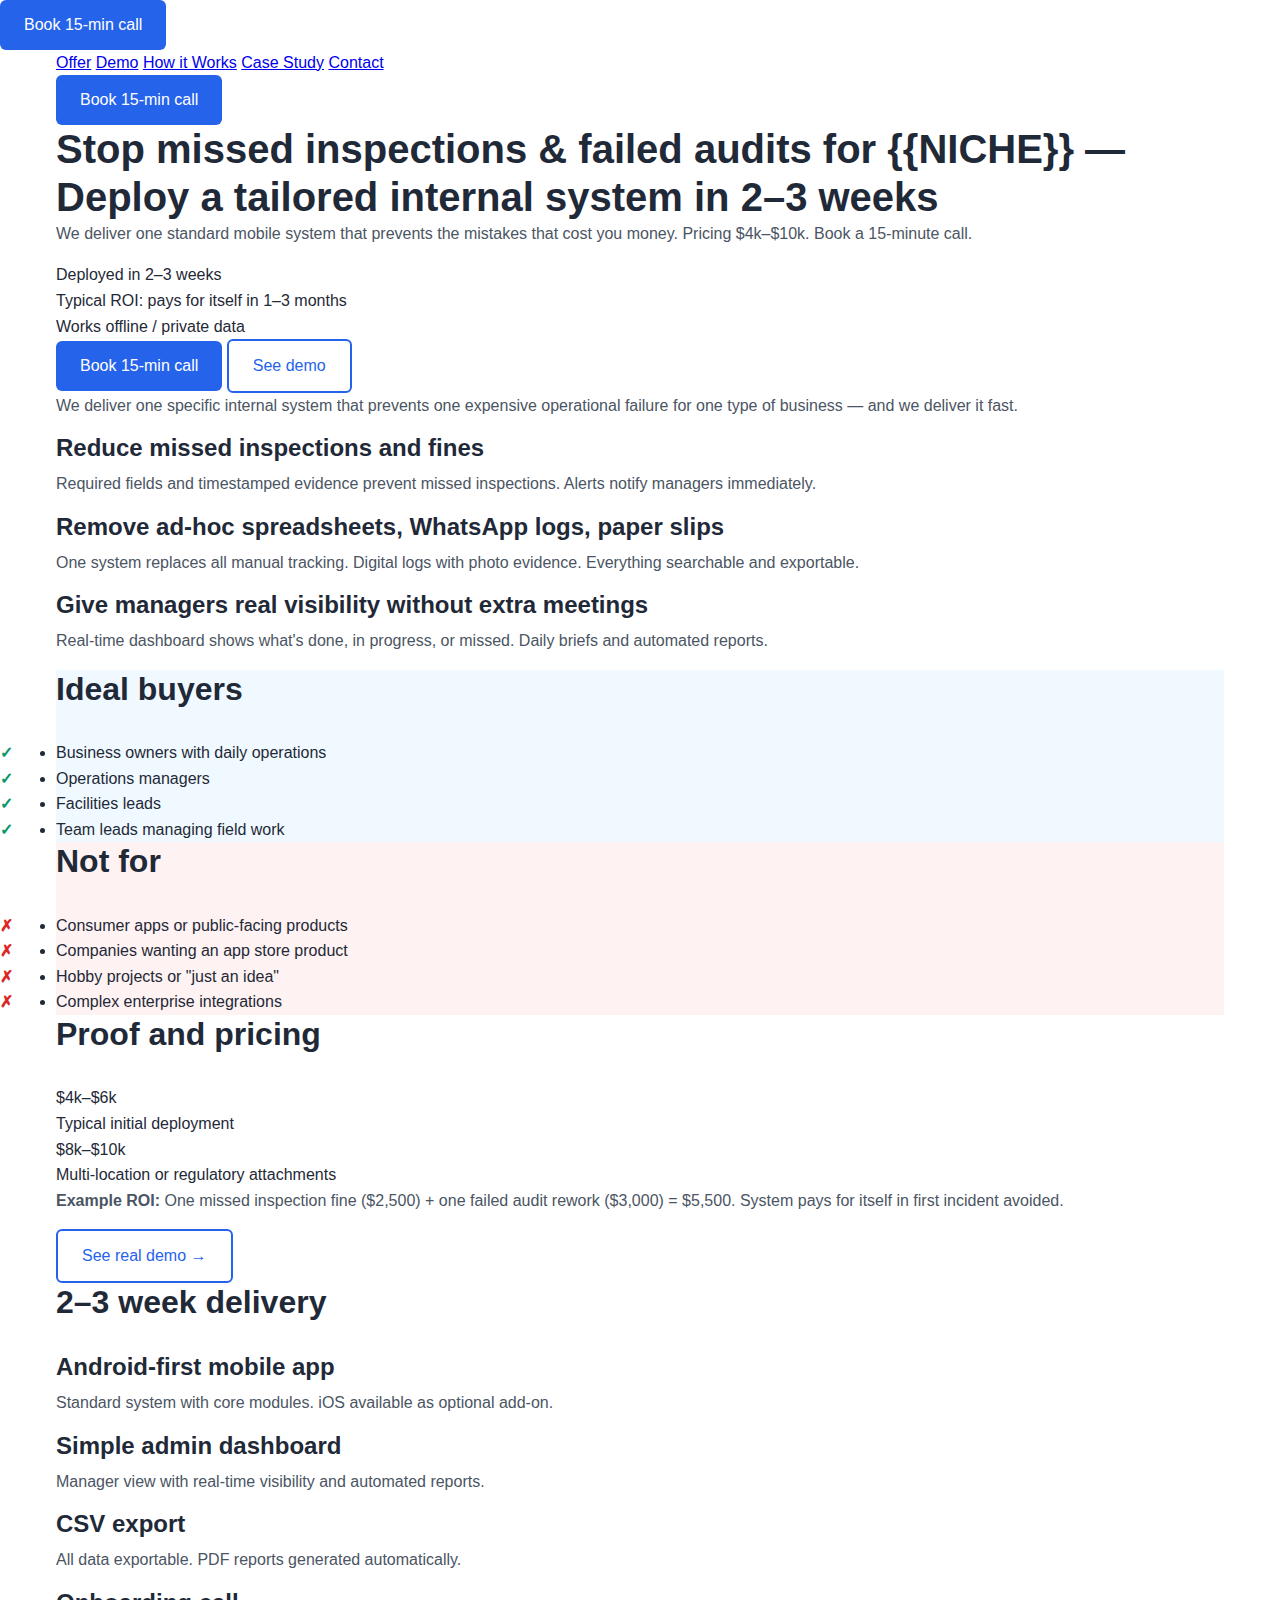
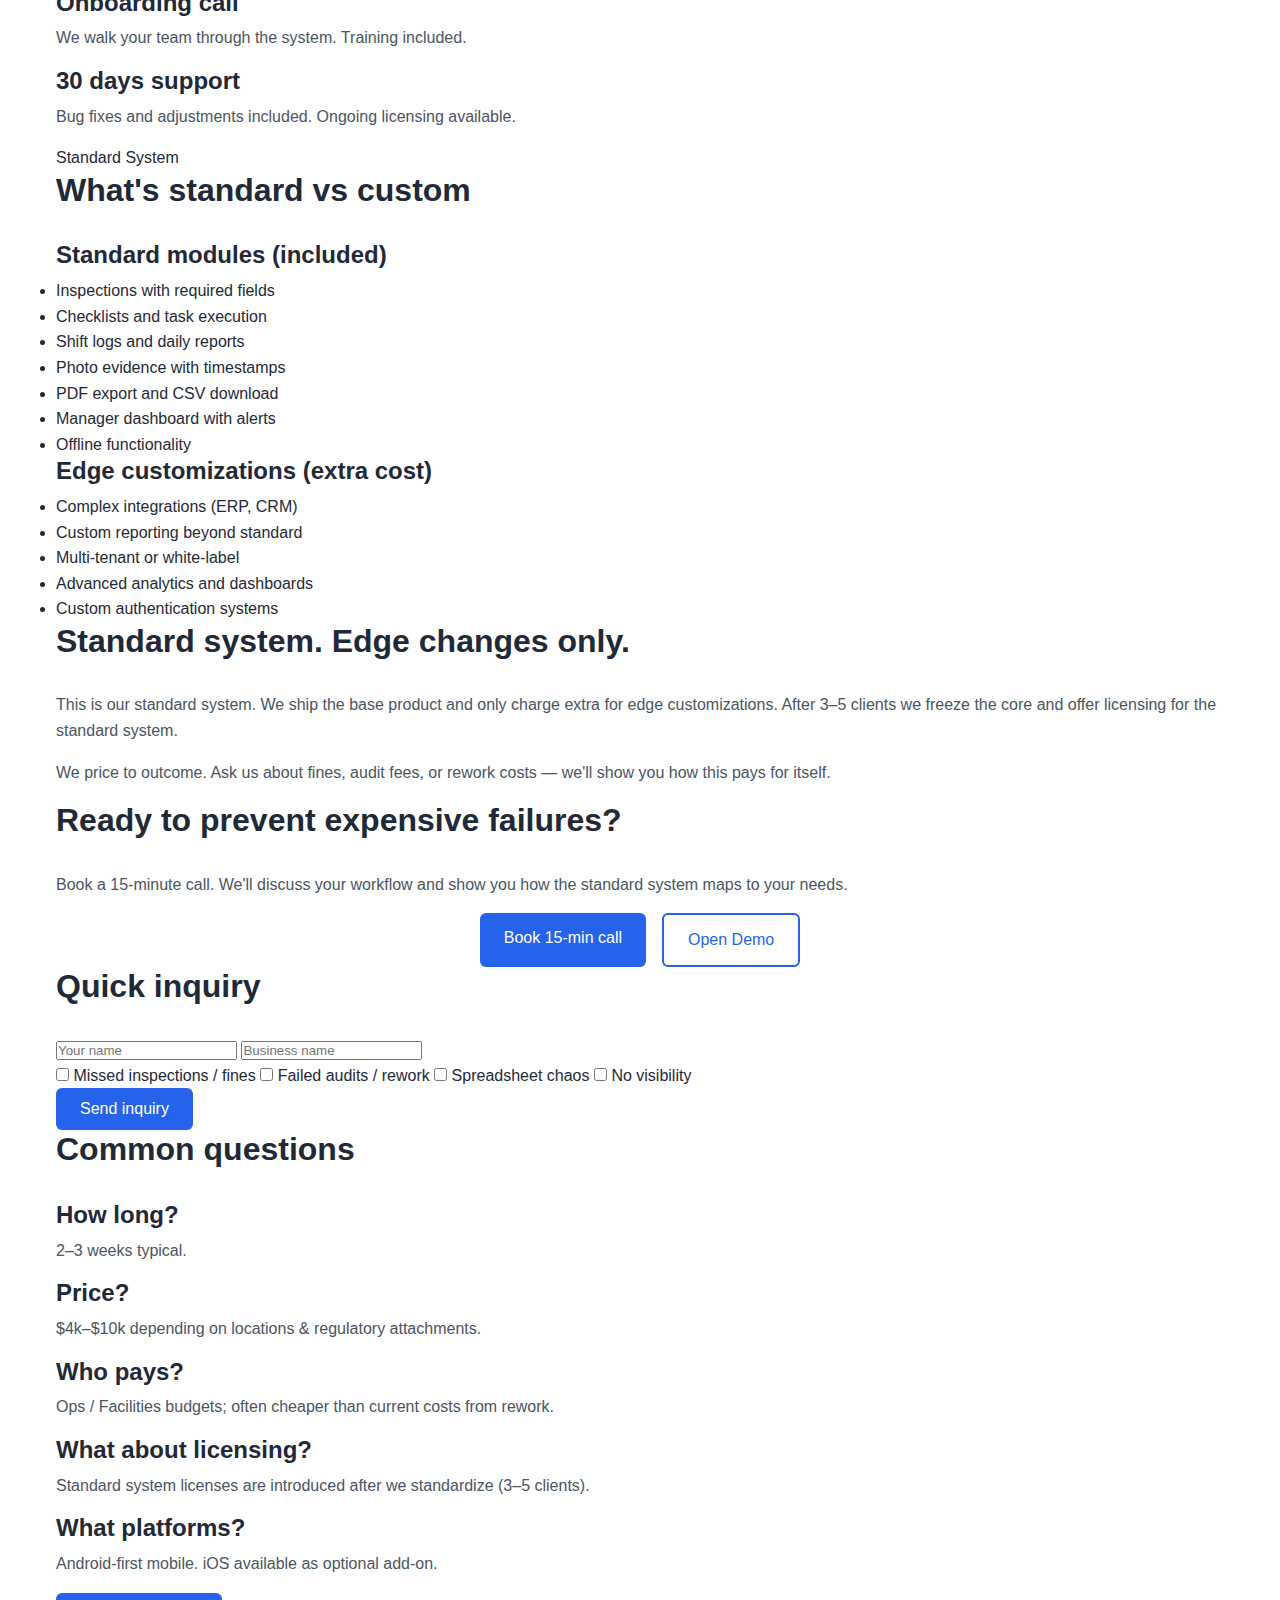
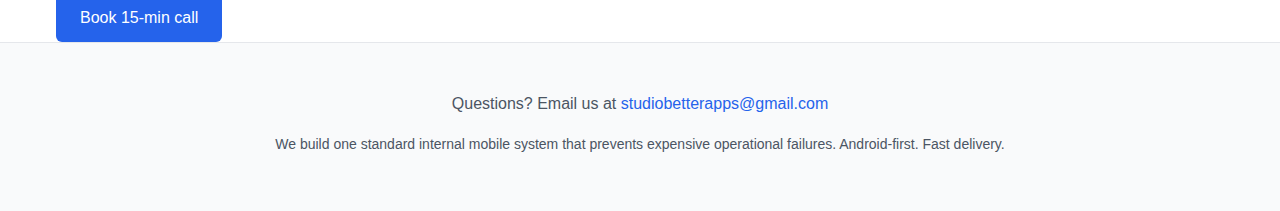
<file: index.html>
<!DOCTYPE html>
<html lang="en">
<head>
    <meta charset="UTF-8">
    <meta name="viewport" content="width=device-width, initial-scale=1.0">
    <title>Stop Missed Inspections & Failed Audits — Internal Mobile System in 2-3 Weeks</title>
    <meta name="description" content="Prevent expensive operational failures. Deploy a tailored internal mobile system in 2-3 weeks. Pricing $4k–$10k. Android-first. Book a 15-minute call.">
    <meta property="og:title" content="Stop Missed Inspections & Failed Audits — Internal Mobile System">
    <meta property="og:description" content="Prevent expensive operational failures. Deploy in 2-3 weeks. $4k–$10k.">
    <meta property="og:image" content="screenshots/BriefScreen1IncludingYesterdaysHighlightsandLastweek.png">
    <link rel="icon" type="image/png" href="BetterAppsStudioLogo.png">
    <link rel="stylesheet" href="styles.css">
    <script type="application/ld+json">
    {
        "@context": "https://schema.org",
        "@type": "Organization",
        "name": "Better Apps Studio",
        "email": "studiobetterapps@gmail.com",
        "url": "https://yourdomain.com"
    }
    </script>
    <script type="application/ld+json">
    {
        "@context": "https://schema.org",
        "@type": "Product",
        "name": "Internal Mobile System",
        "description": "Standard internal mobile system that prevents missed inspections and failed audits",
        "offers": {
            "@type": "AggregateOffer",
            "priceCurrency": "USD",
            "lowPrice": "4000",
            "highPrice": "10000"
        }
    }
    </script>
</head>
<body>
    <!-- Sticky CTA Bar (Mobile) -->
    <div class="sticky-cta-mobile">
        <a href="https://calendly.com/studiobetterapps/30min" class="btn btn-primary btn-sticky">Book 15-min call</a>
    </div>

    <!-- Header Navigation -->
    <nav class="main-nav">
        <div class="container">
            <div class="nav-links">
                <a href="index.html" class="active">Offer</a>
                <a href="demo.html">Demo</a>
                <a href="how-it-works.html">How it Works</a>
                <a href="case-study.html">Case Study</a>
                <a href="#contact">Contact</a>
            </div>
            <div class="nav-cta">
                <a href="https://calendly.com/studiobetterapps/30min" class="btn btn-primary btn-nav">Book 15-min call</a>
            </div>
        </div>
    </nav>

    <!-- Hero Section -->
    <section class="offer-hero-new">
        <div class="container">
            <h1 class="offer-hero-headline">Stop missed inspections & failed audits for {{NICHE}} — Deploy a tailored internal system in 2–3 weeks</h1>
            <p class="offer-hero-subheadline">We deliver one standard mobile system that prevents the mistakes that cost you money. Pricing $4k–$10k. Book a 15-minute call.</p>
            
            <!-- Hero Badges -->
            <div class="hero-badges">
                <div class="badge">Deployed in 2–3 weeks</div>
                <div class="badge">Typical ROI: pays for itself in 1–3 months</div>
                <div class="badge">Works offline / private data</div>
            </div>

            <!-- Hero CTAs -->
            <div class="hero-cta-new">
                <a href="https://calendly.com/studiobetterapps/30min" class="btn btn-primary btn-large">Book 15-min call</a>
                <a href="demo.html" class="btn btn-secondary btn-large">See demo</a>
            </div>
        </div>
    </section>

    <!-- What It Is -->
    <section class="what-it-is">
        <div class="container">
            <p class="what-it-is-lead">We deliver one specific internal system that prevents one expensive operational failure for one type of business — and we deliver it fast.</p>
            <div class="what-it-is-bullets">
                <div class="bullet-item">
                    <h3>Reduce missed inspections and fines</h3>
                    <p>Required fields and timestamped evidence prevent missed inspections. Alerts notify managers immediately.</p>
                </div>
                <div class="bullet-item">
                    <h3>Remove ad-hoc spreadsheets, WhatsApp logs, paper slips</h3>
                    <p>One system replaces all manual tracking. Digital logs with photo evidence. Everything searchable and exportable.</p>
                </div>
                <div class="bullet-item">
                    <h3>Give managers real visibility without extra meetings</h3>
                    <p>Real-time dashboard shows what's done, in progress, or missed. Daily briefs and automated reports.</p>
                </div>
            </div>
        </div>
    </section>

    <!-- Who It's For / Not For -->
    <section class="who-section-new">
        <div class="container">
            <div class="who-grid-new">
                <div class="who-item-new who-for">
                    <h2>Ideal buyers</h2>
                    <ul>
                        <li>Business owners with daily operations</li>
                        <li>Operations managers</li>
                        <li>Facilities leads</li>
                        <li>Team leads managing field work</li>
                    </ul>
                </div>
                <div class="who-item-new who-not">
                    <h2>Not for</h2>
                    <ul>
                        <li>Consumer apps or public-facing products</li>
                        <li>Companies wanting an app store product</li>
                        <li>Hobby projects or "just an idea"</li>
                        <li>Complex enterprise integrations</li>
                    </ul>
                </div>
            </div>
        </div>
    </section>

    <!-- Proof and Price Anchor -->
    <section class="proof-pricing">
        <div class="container">
            <h2>Proof and pricing</h2>
            <div class="proof-pricing-content">
                <div class="pricing-anchor">
                    <div class="pricing-main-new">
                        <div class="pricing-range-new">$4k–$6k</div>
                        <div class="pricing-label">Typical initial deployment</div>
                    </div>
                    <div class="pricing-main-new">
                        <div class="pricing-range-new">$8k–$10k</div>
                        <div class="pricing-label">Multi-location or regulatory attachments</div>
                    </div>
                </div>
                <div class="roi-example">
                    <p><strong>Example ROI:</strong> One missed inspection fine ($2,500) + one failed audit rework ($3,000) = $5,500. System pays for itself in first incident avoided.</p>
                </div>
                <div class="proof-link">
                    <a href="demo.html" class="btn btn-secondary">See real demo →</a>
                </div>
            </div>
        </div>
    </section>

    <!-- Deliverables -->
    <section class="deliverables">
        <div class="container">
            <h2>2–3 week delivery</h2>
            <div class="deliverables-grid">
                <div class="deliverable-item">
                    <h3>Android-first mobile app</h3>
                    <p>Standard system with core modules. iOS available as optional add-on.</p>
                </div>
                <div class="deliverable-item">
                    <h3>Simple admin dashboard</h3>
                    <p>Manager view with real-time visibility and automated reports.</p>
                </div>
                <div class="deliverable-item">
                    <h3>CSV export</h3>
                    <p>All data exportable. PDF reports generated automatically.</p>
                </div>
                <div class="deliverable-item">
                    <h3>Onboarding call</h3>
                    <p>We walk your team through the system. Training included.</p>
                </div>
                <div class="deliverable-item">
                    <h3>30 days support</h3>
                    <p>Bug fixes and adjustments included. Ongoing licensing available.</p>
                </div>
            </div>
        </div>
    </section>

    <!-- Standard vs Custom -->
    <section class="standard-custom">
        <div class="container">
            <div class="standard-badge-large">
                <span>Standard System</span>
            </div>
            <h2>What's standard vs custom</h2>
            <div class="standard-custom-grid">
                <div class="standard-item">
                    <h3>Standard modules (included)</h3>
                    <ul>
                        <li>Inspections with required fields</li>
                        <li>Checklists and task execution</li>
                        <li>Shift logs and daily reports</li>
                        <li>Photo evidence with timestamps</li>
                        <li>PDF export and CSV download</li>
                        <li>Manager dashboard with alerts</li>
                        <li>Offline functionality</li>
                    </ul>
                </div>
                <div class="custom-item">
                    <h3>Edge customizations (extra cost)</h3>
                    <ul>
                        <li>Complex integrations (ERP, CRM)</li>
                        <li>Custom reporting beyond standard</li>
                        <li>Multi-tenant or white-label</li>
                        <li>Advanced analytics and dashboards</li>
                        <li>Custom authentication systems</li>
                    </ul>
                </div>
            </div>
        </div>
    </section>

    <!-- Forcing Function / Standardization -->
    <section class="standardization">
        <div class="container">
            <div class="standardization-box">
                <h2>Standard system. Edge changes only.</h2>
                <p>This is our standard system. We ship the base product and only charge extra for edge customizations. After 3–5 clients we freeze the core and offer licensing for the standard system.</p>
                <p class="microcopy">We price to outcome. Ask us about fines, audit fees, or rework costs — we'll show you how this pays for itself.</p>
            </div>
        </div>
    </section>

    <!-- CTA Section -->
    <section class="offer-cta-new">
        <div class="container">
            <h2>Ready to prevent expensive failures?</h2>
            <p>Book a 15-minute call. We'll discuss your workflow and show you how the standard system maps to your needs.</p>
            <div class="cta-buttons">
                <a href="https://calendly.com/studiobetterapps/30min" class="btn btn-primary btn-large">Book 15-min call</a>
                <a href="demo.html" class="btn btn-secondary btn-large">Open Demo</a>
            </div>
        </div>
    </section>

    <!-- Lead Form Alternative -->
    <section class="lead-form-section">
        <div class="container">
            <h2>Quick inquiry</h2>
            <form class="lead-form" action="mailto:studiobetterapps@gmail.com" method="post" enctype="text/plain">
                <input type="text" name="name" placeholder="Your name" required>
                <input type="text" name="business" placeholder="Business name" required>
                <div class="checkbox-group">
                    <label><input type="checkbox" name="pain" value="missed-inspections"> Missed inspections / fines</label>
                    <label><input type="checkbox" name="pain" value="failed-audits"> Failed audits / rework</label>
                    <label><input type="checkbox" name="pain" value="spreadsheet-chaos"> Spreadsheet chaos</label>
                    <label><input type="checkbox" name="pain" value="no-visibility"> No visibility</label>
                </div>
                <button type="submit" class="btn btn-primary">Send inquiry</button>
            </form>
        </div>
    </section>

    <!-- FAQ -->
    <section class="faq-section-new">
        <div class="container">
            <h2>Common questions</h2>
            <div class="faq-grid-new">
                <div class="faq-item-new">
                    <h3>How long?</h3>
                    <p>2–3 weeks typical.</p>
                </div>
                <div class="faq-item-new">
                    <h3>Price?</h3>
                    <p>$4k–$10k depending on locations & regulatory attachments.</p>
                </div>
                <div class="faq-item-new">
                    <h3>Who pays?</h3>
                    <p>Ops / Facilities budgets; often cheaper than current costs from rework.</p>
                </div>
                <div class="faq-item-new">
                    <h3>What about licensing?</h3>
                    <p>Standard system licenses are introduced after we standardize (3–5 clients).</p>
                </div>
                <div class="faq-item-new">
                    <h3>What platforms?</h3>
                    <p>Android-first mobile. iOS available as optional add-on.</p>
                </div>
            </div>
        </div>
    </section>

    <!-- Sticky Footer CTA -->
    <div class="sticky-footer-cta">
        <div class="container">
            <a href="https://calendly.com/studiobetterapps/30min" class="btn btn-primary btn-sticky-footer">Book 15-min call</a>
        </div>
    </div>

    <!-- Footer -->
    <footer id="contact" class="footer">
        <div class="container">
            <p>Questions? Email us at <a href="mailto:studiobetterapps@gmail.com">studiobetterapps@gmail.com</a></p>
            <p class="footer-note">We build one standard internal mobile system that prevents expensive operational failures. Android-first. Fast delivery.</p>
        </div>
    </footer>

    <script src="script.js"></script>
</body>
</html>
</file>
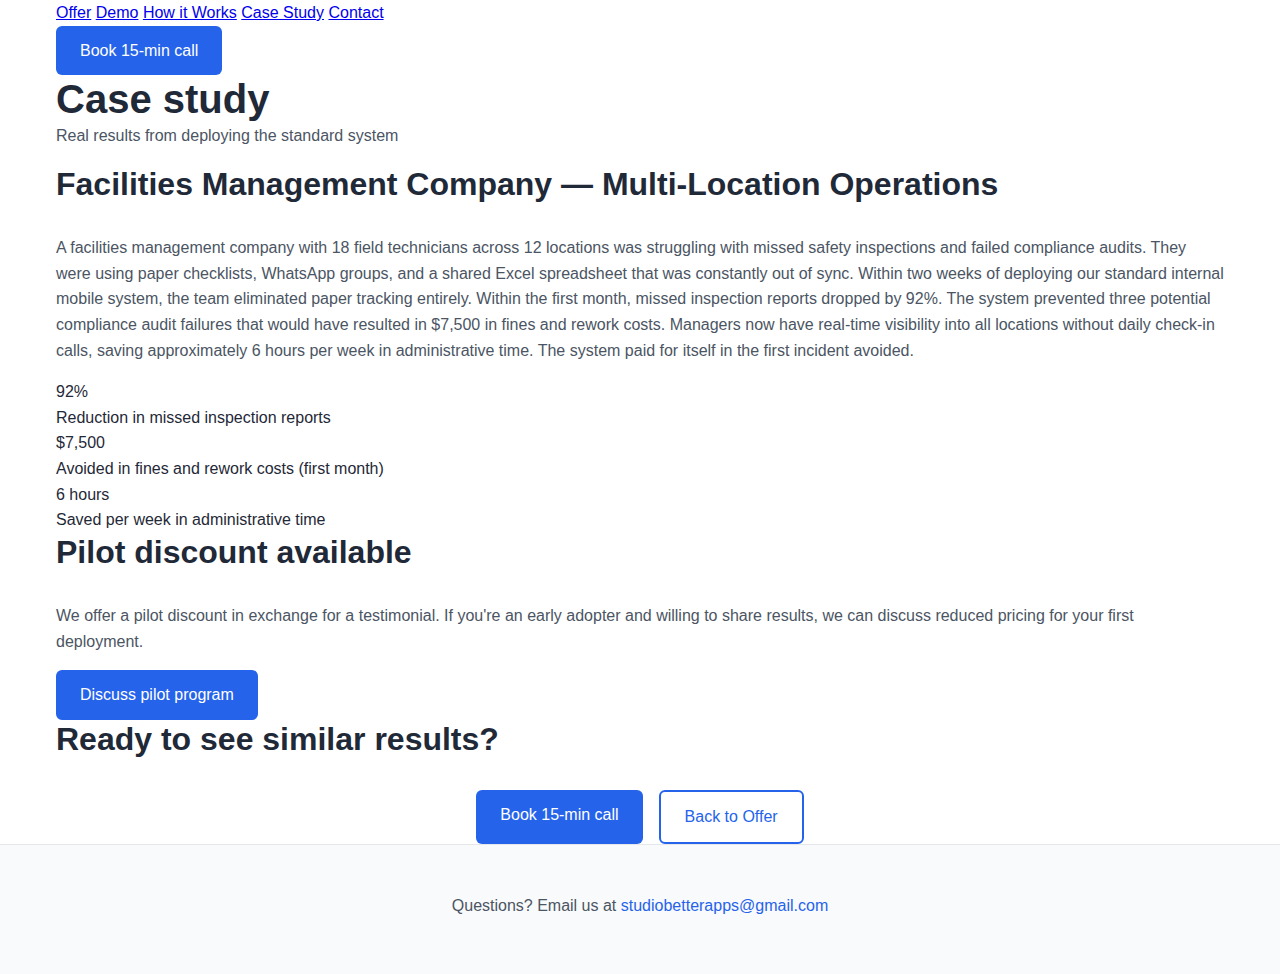
<file: case-study.html>
<!DOCTYPE html>
<html lang="en">
<head>
    <meta charset="UTF-8">
    <meta name="viewport" content="width=device-width, initial-scale=1.0">
    <title>Case Study — Internal Mobile System Results</title>
    <meta name="description" content="Real results from deploying our standard internal mobile system. Reduced missed reports, avoided fines, improved visibility.">
    <link rel="icon" type="image/png" href="BetterAppsStudioLogo.png">
    <link rel="stylesheet" href="styles.css">
</head>
<body>
    <!-- Header Navigation -->
    <nav class="main-nav">
        <div class="container">
            <div class="nav-links">
                <a href="index.html">Offer</a>
                <a href="demo.html">Demo</a>
                <a href="how-it-works.html">How it Works</a>
                <a href="case-study.html" class="active">Case Study</a>
                <a href="mailto:studiobetterapps@gmail.com">Contact</a>
            </div>
            <div class="nav-cta">
                <a href="https://calendly.com/studiobetterapps/30min" class="btn btn-primary btn-nav">Book 15-min call</a>
            </div>
        </div>
    </nav>

    <!-- Hero -->
    <section class="page-hero">
        <div class="container">
            <h1>Case study</h1>
            <p>Real results from deploying the standard system</p>
        </div>
    </section>

    <!-- Case Study Content -->
    <section class="case-study-content">
        <div class="container">
            <div class="case-study-box">
                <h2>Facilities Management Company — Multi-Location Operations</h2>
                <p class="case-study-text">A facilities management company with 18 field technicians across 12 locations was struggling with missed safety inspections and failed compliance audits. They were using paper checklists, WhatsApp groups, and a shared Excel spreadsheet that was constantly out of sync. Within two weeks of deploying our standard internal mobile system, the team eliminated paper tracking entirely. Within the first month, missed inspection reports dropped by 92%. The system prevented three potential compliance audit failures that would have resulted in $7,500 in fines and rework costs. Managers now have real-time visibility into all locations without daily check-in calls, saving approximately 6 hours per week in administrative time. The system paid for itself in the first incident avoided.</p>
                <div class="case-study-metric">
                    <div class="metric-value">92%</div>
                    <div class="metric-label">Reduction in missed inspection reports</div>
                </div>
                <div class="case-study-metric">
                    <div class="metric-value">$7,500</div>
                    <div class="metric-label">Avoided in fines and rework costs (first month)</div>
                </div>
                <div class="case-study-metric">
                    <div class="metric-value">6 hours</div>
                    <div class="metric-label">Saved per week in administrative time</div>
                </div>
            </div>
        </div>
    </section>

    <!-- Pilot Discount -->
    <section class="pilot-discount">
        <div class="container">
            <div class="pilot-box">
                <h2>Pilot discount available</h2>
                <p>We offer a pilot discount in exchange for a testimonial. If you're an early adopter and willing to share results, we can discuss reduced pricing for your first deployment.</p>
                <a href="https://calendly.com/studiobetterapps/30min" class="btn btn-primary">Discuss pilot program</a>
            </div>
        </div>
    </section>

    <!-- CTA -->
    <section class="page-cta">
        <div class="container">
            <h2>Ready to see similar results?</h2>
            <div class="cta-buttons">
                <a href="https://calendly.com/studiobetterapps/30min" class="btn btn-primary btn-large">Book 15-min call</a>
                <a href="index.html" class="btn btn-secondary">Back to Offer</a>
            </div>
        </div>
    </section>

    <!-- Footer -->
    <footer id="contact" class="footer">
        <div class="container">
            <p>Questions? Email us at <a href="mailto:studiobetterapps@gmail.com">studiobetterapps@gmail.com</a></p>
        </div>
    </footer>

    <script src="script.js"></script>
</body>
</html>
</file>
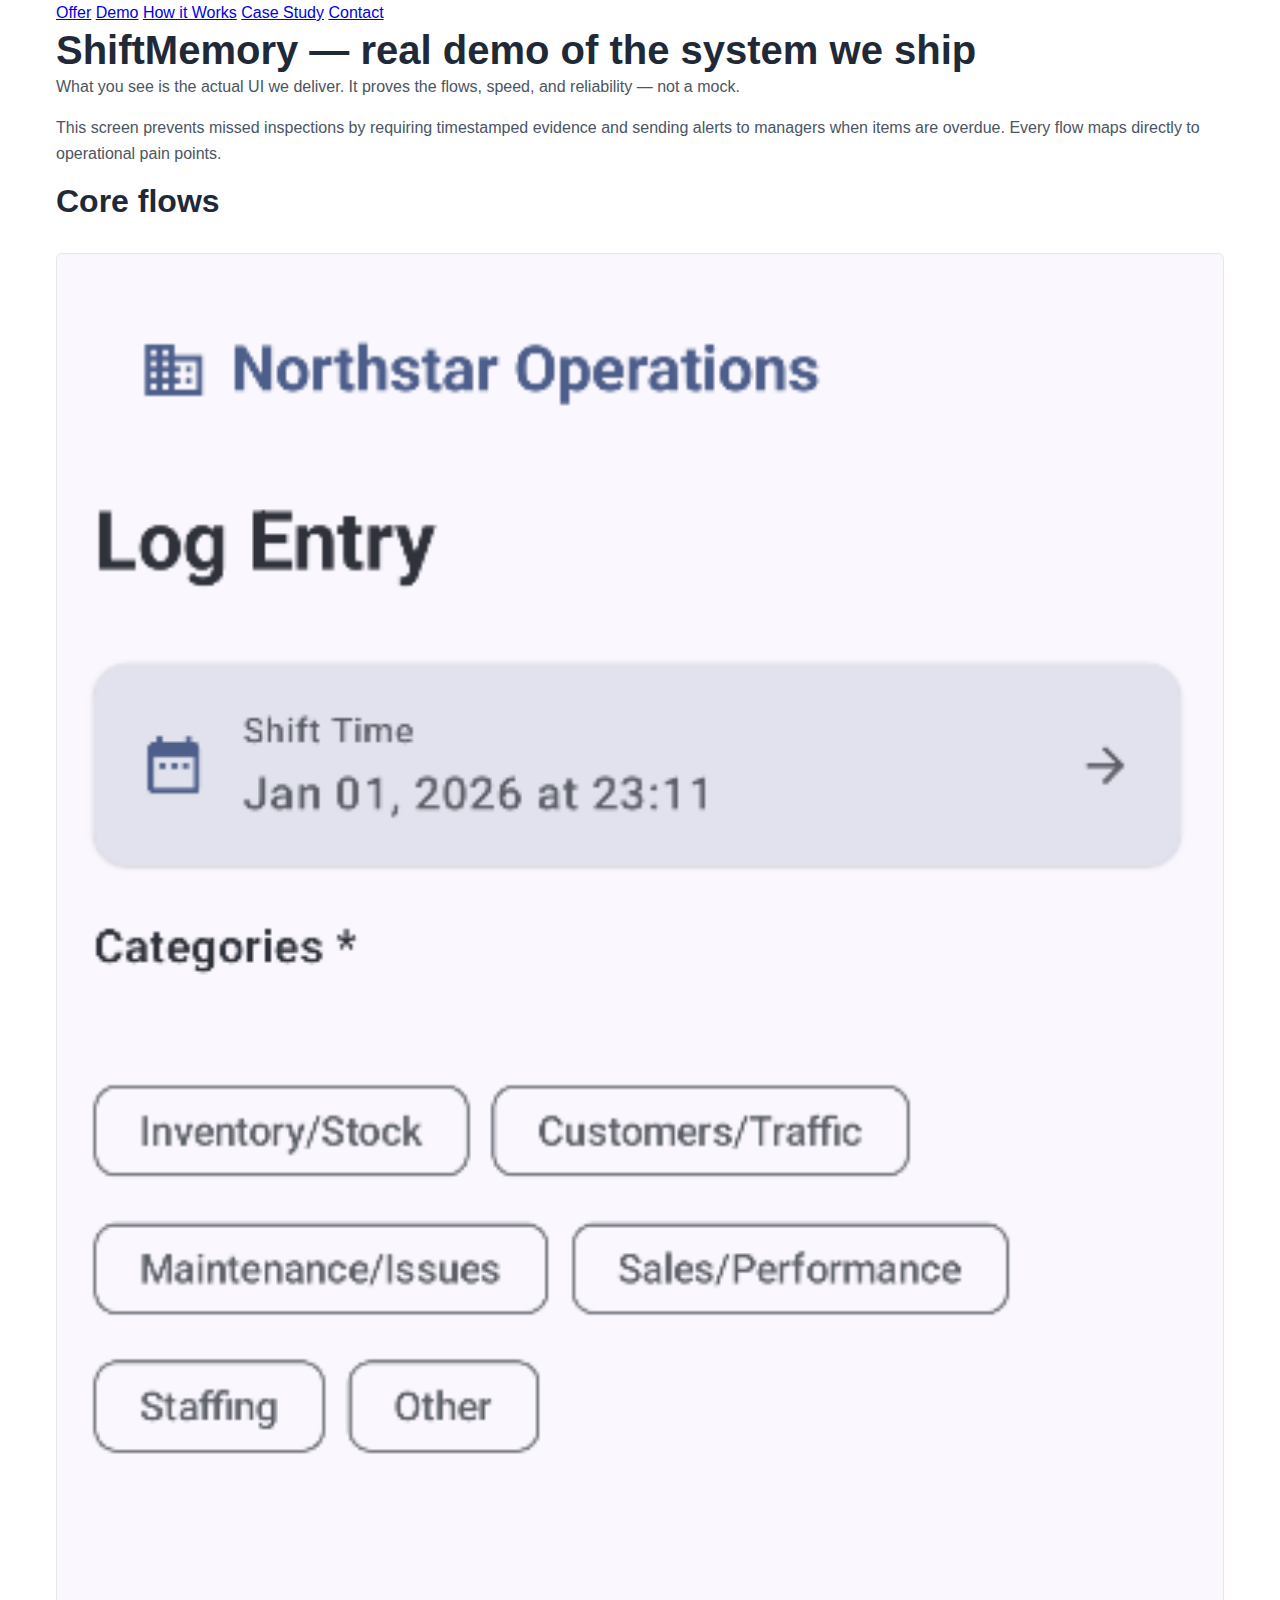
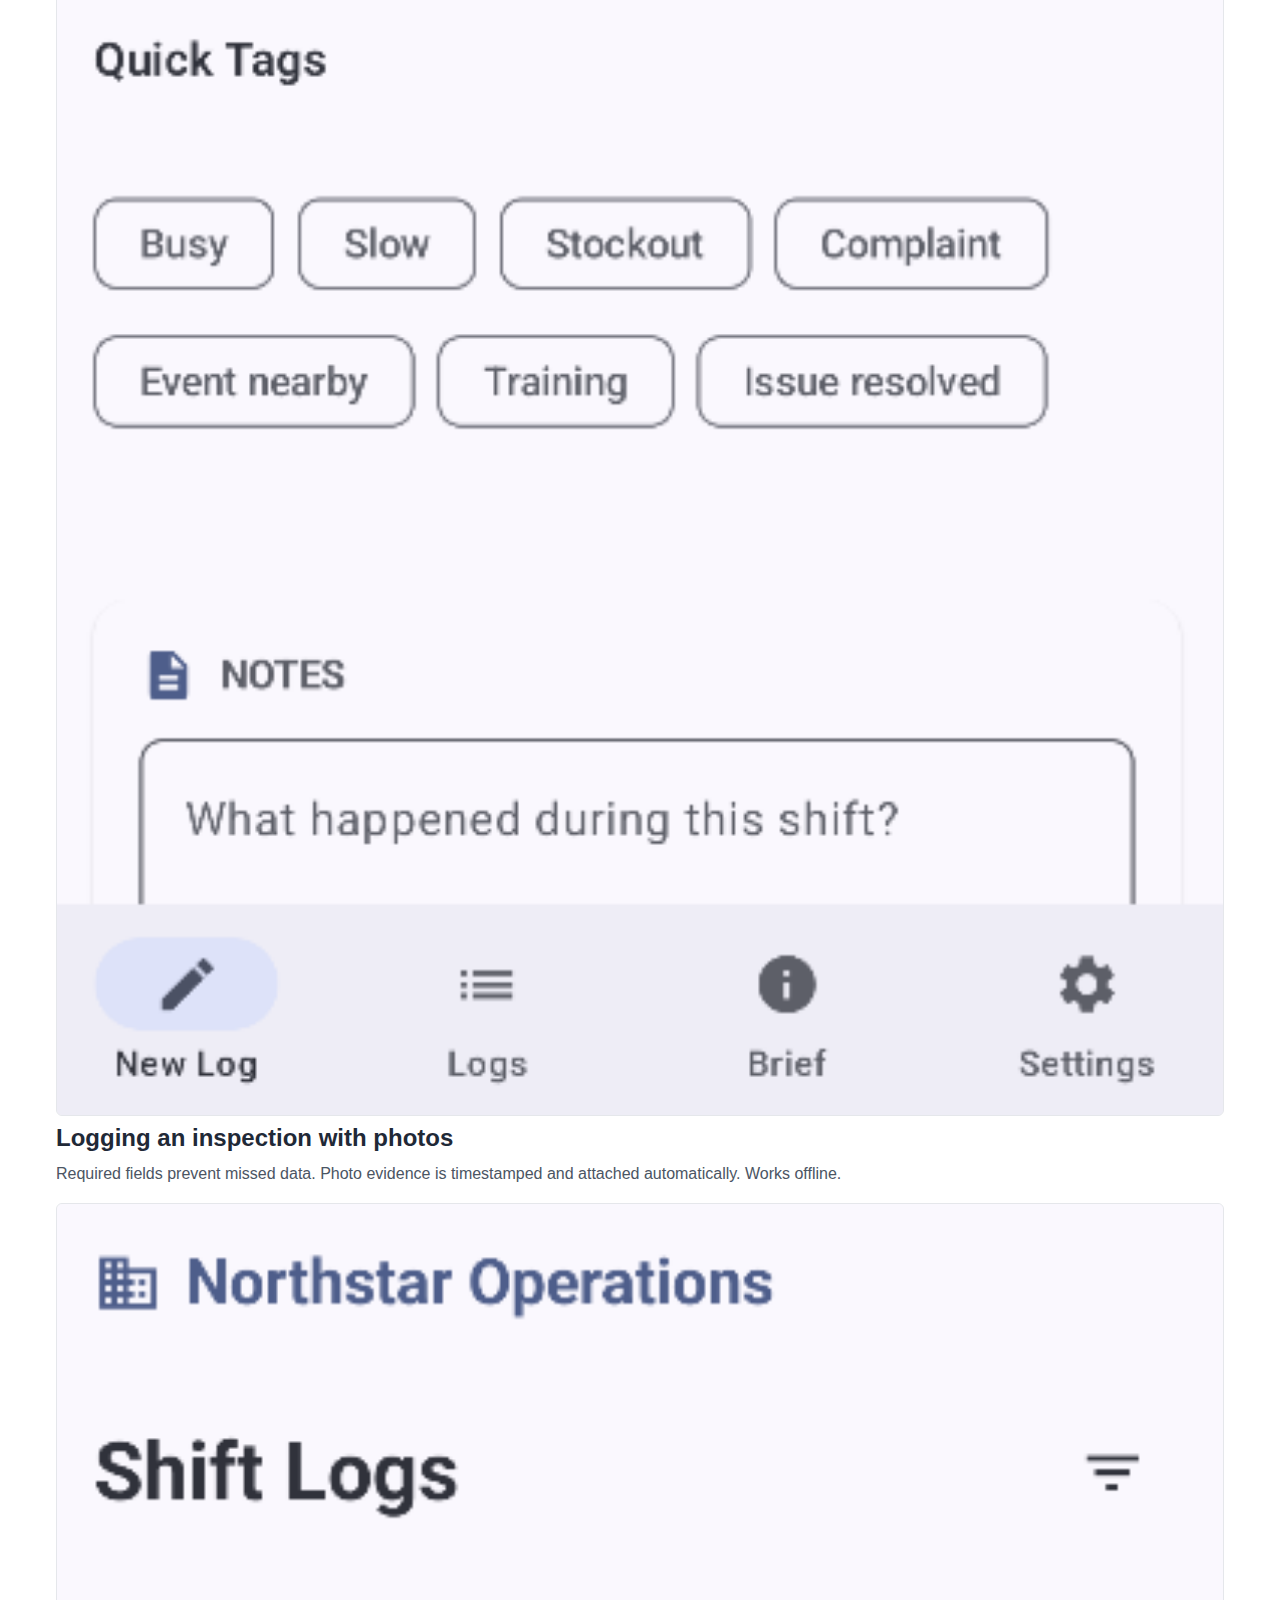
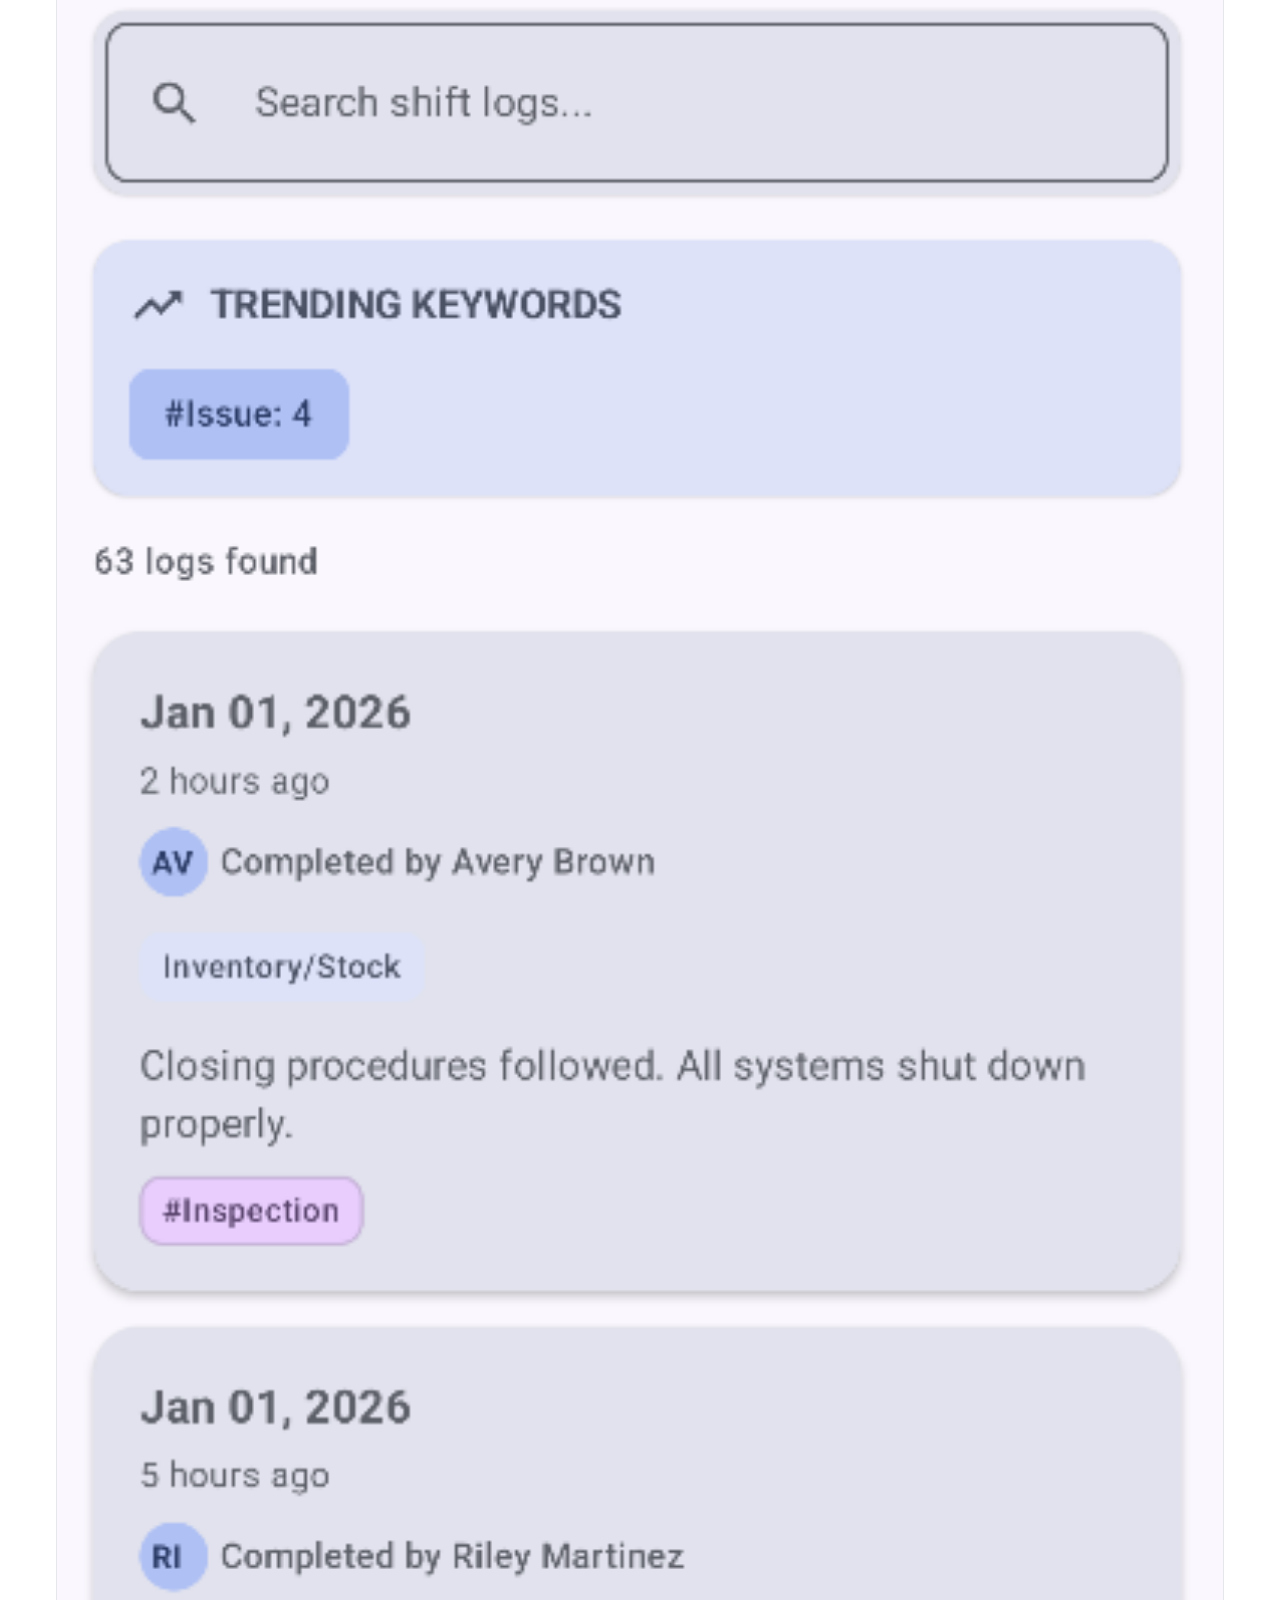
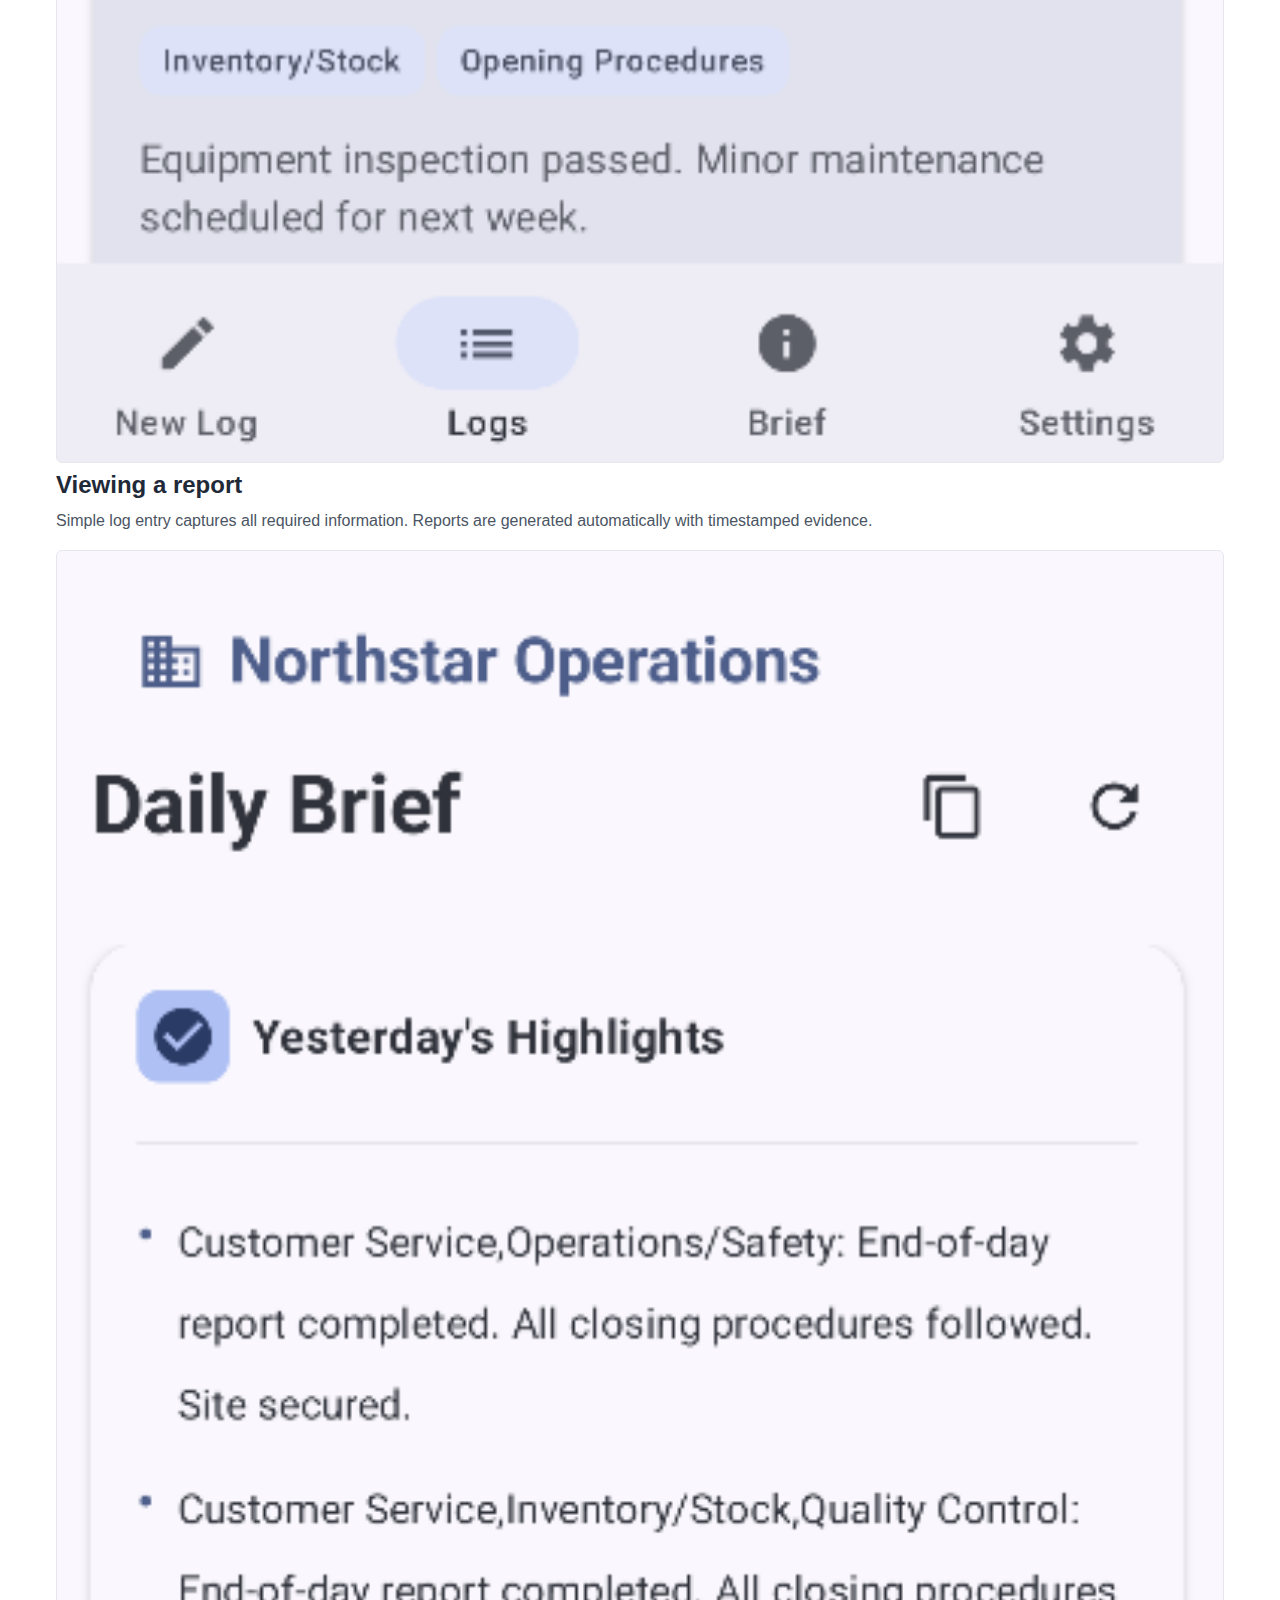
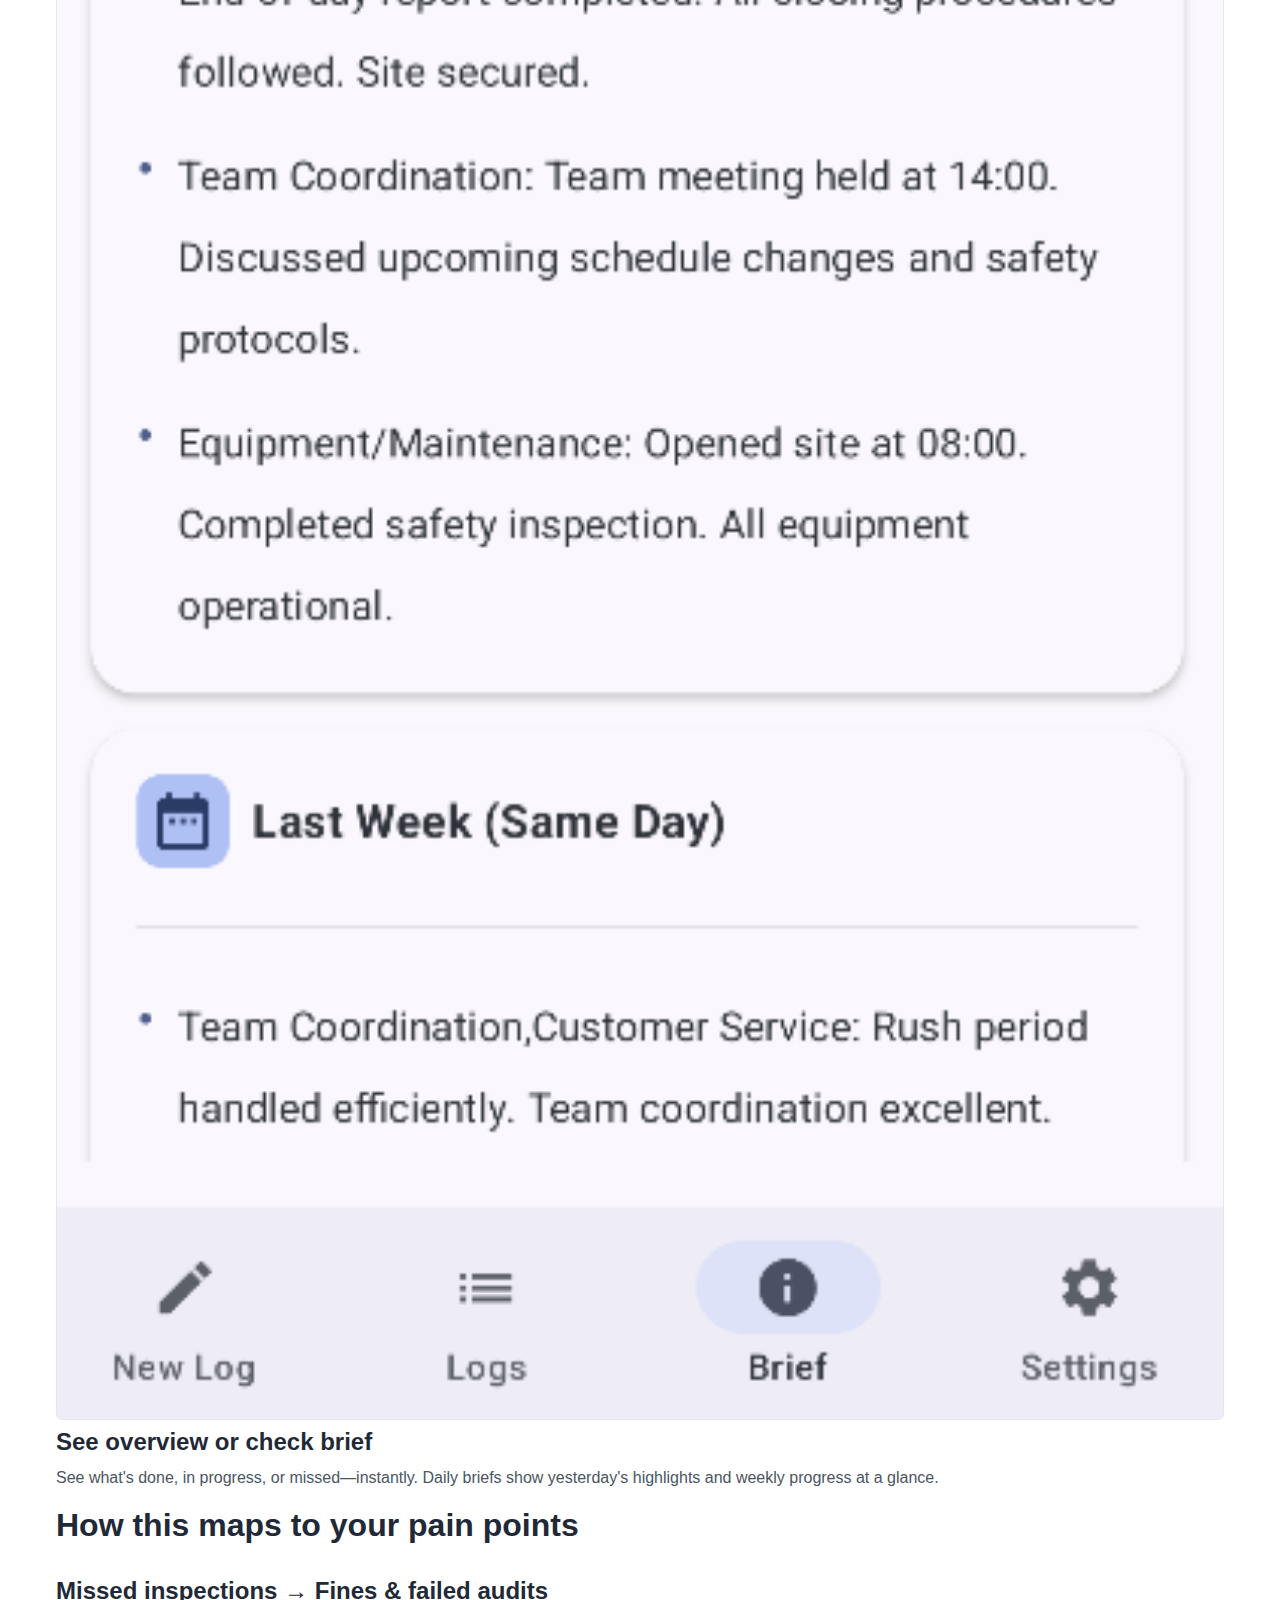
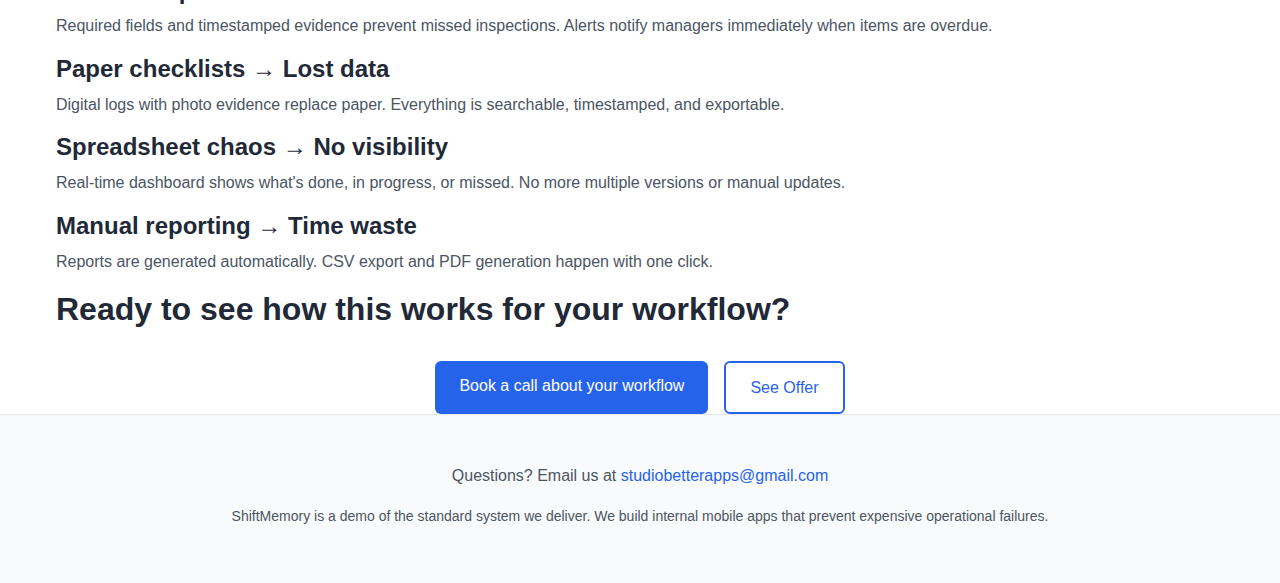
<file: demo.html>
<!DOCTYPE html>
<html lang="en">
<head>
    <meta charset="UTF-8">
    <meta name="viewport" content="width=device-width, initial-scale=1.0">
    <title>ShiftMemory — Real Demo of the Standard System</title>
    <meta name="description" content="See the actual UI we deliver. Real demo of ShiftMemory showing core flows: inspections, checklists, shift logs, and manager dashboard.">
    <meta property="og:title" content="ShiftMemory — Real Demo of the Standard System">
    <meta property="og:description" content="See the actual UI we deliver. Real demo showing core flows and reliability.">
    <meta property="og:image" content="screenshots/BriefScreen1IncludingYesterdaysHighlightsandLastweek.png">
    <link rel="icon" type="image/png" href="BetterAppsStudioLogo.png">
    <link rel="stylesheet" href="styles.css">
</head>
<body>
    <!-- Header Navigation -->
    <nav class="main-nav">
        <div class="container">
            <div class="nav-links">
                <a href="index.html">Offer</a>
                <a href="demo.html" class="active">Demo</a>
                <a href="how-it-works.html">How it Works</a>
                <a href="case-study.html">Case Study</a>
                <a href="mailto:studiobetterapps@gmail.com">Contact</a>
            </div>
        </div>
    </nav>

    <!-- Hero Section -->
    <section class="demo-hero">
        <div class="container">
            <h1 class="demo-hero-headline">ShiftMemory — real demo of the system we ship</h1>
            <p class="demo-hero-subheadline">What you see is the actual UI we deliver. It proves the flows, speed, and reliability — not a mock.</p>
        </div>
    </section>

    <!-- Narrative Section -->
    <section class="demo-narrative">
        <div class="container">
            <p class="narrative-text">This screen prevents missed inspections by requiring timestamped evidence and sending alerts to managers when items are overdue. Every flow maps directly to operational pain points.</p>
        </div>
    </section>

    <!-- Core Flows Section -->
    <section class="demo-flows">
        <div class="container">
            <h2>Core flows</h2>
            <div class="flow-grid">
                <div class="flow-item">
                    <div class="screenshot-container">
                        <img src="screenshots/LogEntryScreen.png" alt="Logging an inspection with photos and required fields" class="screenshot" loading="lazy">
                    </div>
                    <h3>Logging an inspection with photos</h3>
                    <p>Required fields prevent missed data. Photo evidence is timestamped and attached automatically. Works offline.</p>
                </div>
                
                <div class="flow-item">
                    <div class="screenshot-container">
                        <img src="screenshots/ShiftLogsScreen.png" alt="Viewing a report" class="screenshot" loading="lazy">
                    </div>
                    <h3>Viewing a report</h3>
                    <p>Simple log entry captures all required information. Reports are generated automatically with timestamped evidence.</p>
                </div>
                
                <div class="flow-item">
                    <div class="screenshot-container">
                        <img src="screenshots/BriefScreen1IncludingYesterdaysHighlightsandLastweek.png" alt="See overview or check brief" class="screenshot" loading="lazy">
                    </div>
                    <h3>See overview or check brief</h3>
                    <p>See what's done, in progress, or missed—instantly. Daily briefs show yesterday's highlights and weekly progress at a glance.</p>
                </div>
            </div>
        </div>
    </section>

    <!-- Pain Mapping -->
    <section class="pain-mapping">
        <div class="container">
            <h2>How this maps to your pain points</h2>
            <div class="mapping-grid">
                <div class="mapping-item">
                    <h3>Missed inspections → Fines & failed audits</h3>
                    <p>Required fields and timestamped evidence prevent missed inspections. Alerts notify managers immediately when items are overdue.</p>
                </div>
                <div class="mapping-item">
                    <h3>Paper checklists → Lost data</h3>
                    <p>Digital logs with photo evidence replace paper. Everything is searchable, timestamped, and exportable.</p>
                </div>
                <div class="mapping-item">
                    <h3>Spreadsheet chaos → No visibility</h3>
                    <p>Real-time dashboard shows what's done, in progress, or missed. No more multiple versions or manual updates.</p>
                </div>
                <div class="mapping-item">
                    <h3>Manual reporting → Time waste</h3>
                    <p>Reports are generated automatically. CSV export and PDF generation happen with one click.</p>
                </div>
            </div>
        </div>
    </section>

    <!-- CTA Section -->
    <section class="demo-cta-section">
        <div class="container">
            <h2>Ready to see how this works for your workflow?</h2>
            <div class="cta-buttons">
                <a href="https://calendly.com/studiobetterapps/30min" class="btn btn-primary">Book a call about your workflow</a>
                <a href="index.html" class="btn btn-secondary">See Offer</a>
            </div>
        </div>
    </section>

    <!-- Footer -->
    <footer id="contact" class="footer">
        <div class="container">
            <p>Questions? Email us at <a href="mailto:studiobetterapps@gmail.com">studiobetterapps@gmail.com</a></p>
            <p class="footer-note">ShiftMemory is a demo of the standard system we deliver. We build internal mobile apps that prevent expensive operational failures.</p>
        </div>
    </footer>

    <!-- Image Modal -->
    <div id="imageModal" class="modal">
        <span class="modal-close">&times;</span>
        <img class="modal-content" id="modalImage">
    </div>

    <script src="script.js"></script>
</body>
</html>
</file>
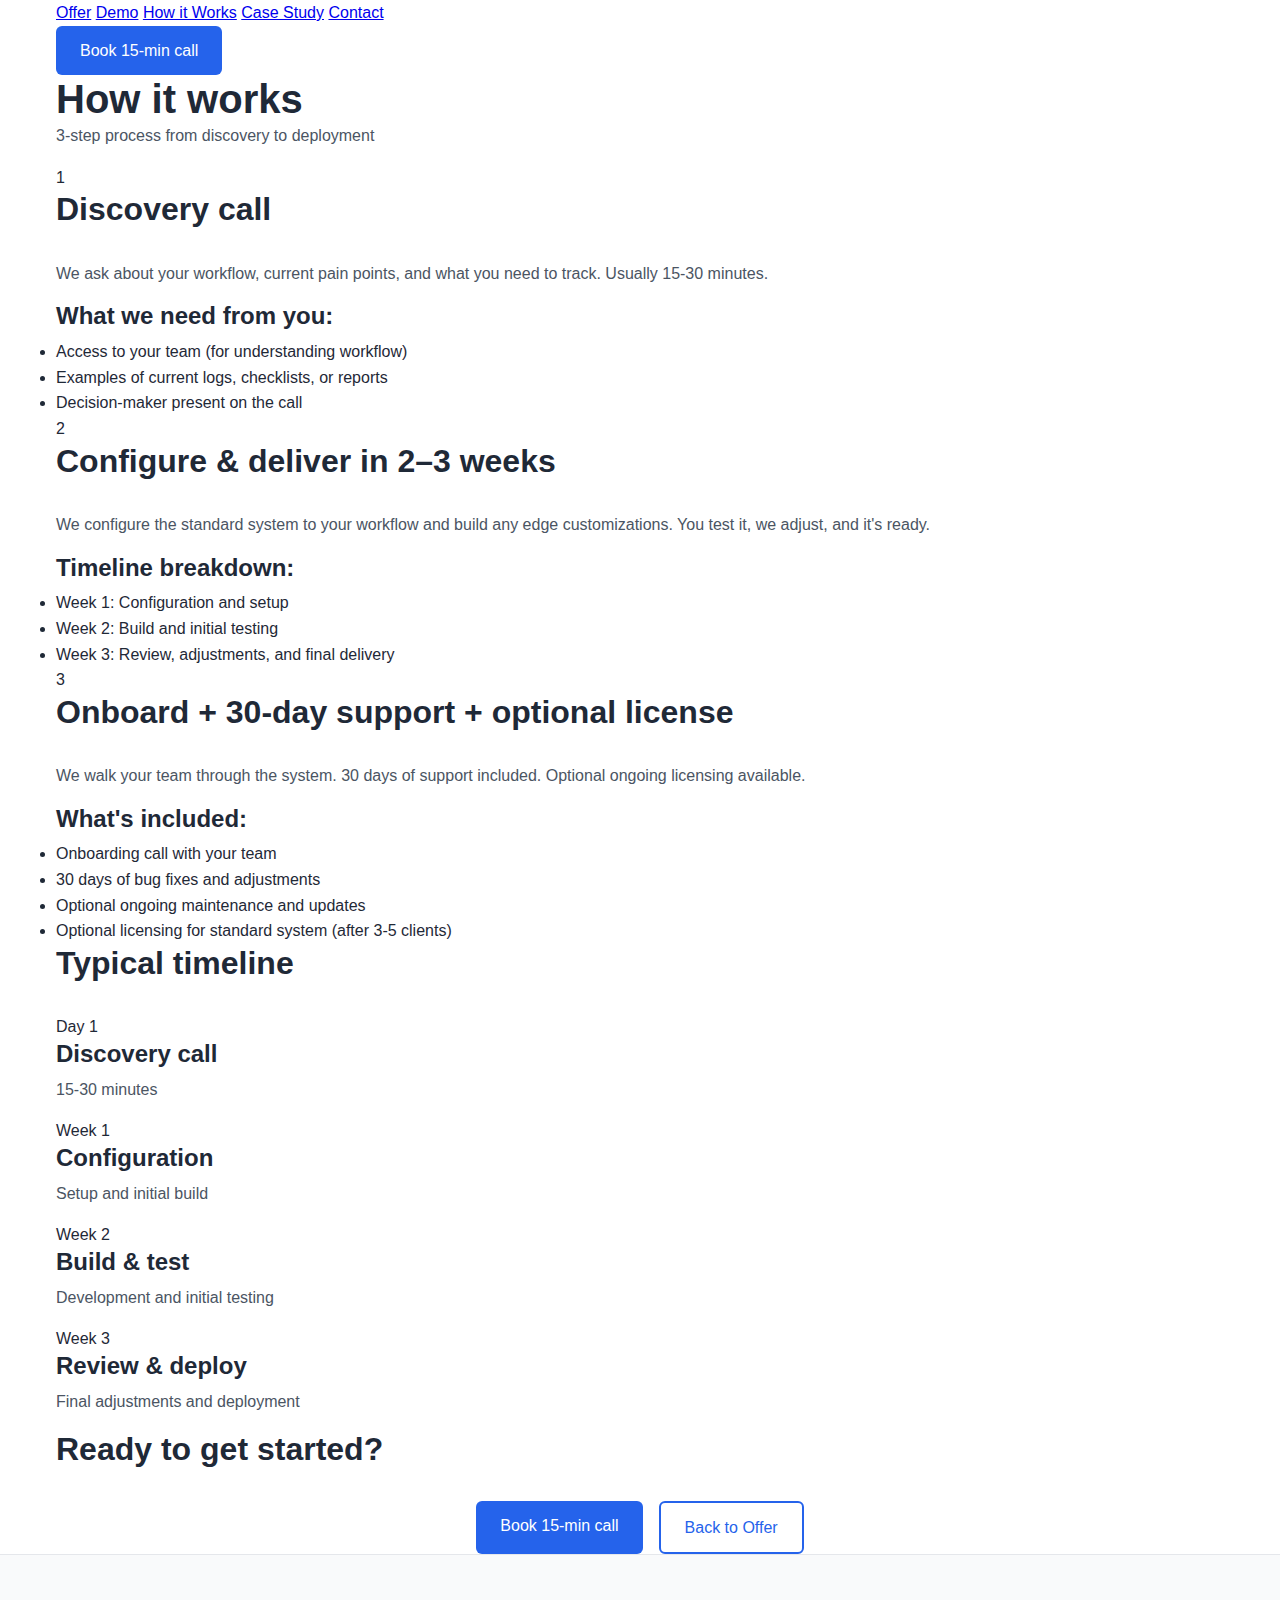
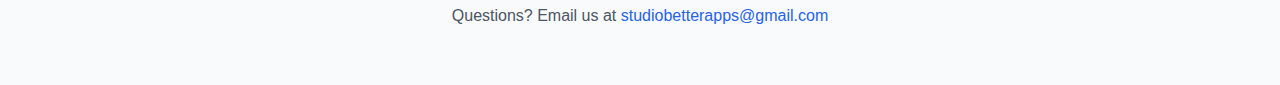
<file: how-it-works.html>
<!DOCTYPE html>
<html lang="en">
<head>
    <meta charset="UTF-8">
    <meta name="viewport" content="width=device-width, initial-scale=1.0">
    <title>How It Works — Internal Mobile System Deployment</title>
    <meta name="description" content="3-step process: Discovery call, configure & deliver in 2-3 weeks, onboard + 30-day support. Timeline and requirements.">
    <link rel="icon" type="image/png" href="BetterAppsStudioLogo.png">
    <link rel="stylesheet" href="styles.css">
</head>
<body>
    <!-- Header Navigation -->
    <nav class="main-nav">
        <div class="container">
            <div class="nav-links">
                <a href="index.html">Offer</a>
                <a href="demo.html">Demo</a>
                <a href="how-it-works.html" class="active">How it Works</a>
                <a href="case-study.html">Case Study</a>
                <a href="mailto:studiobetterapps@gmail.com">Contact</a>
            </div>
            <div class="nav-cta">
                <a href="https://calendly.com/studiobetterapps/30min" class="btn btn-primary btn-nav">Book 15-min call</a>
            </div>
        </div>
    </nav>

    <!-- Hero -->
    <section class="page-hero">
        <div class="container">
            <h1>How it works</h1>
            <p>3-step process from discovery to deployment</p>
        </div>
    </section>

    <!-- Process Steps -->
    <section class="process-steps">
        <div class="container">
            <div class="process-step-large">
                <div class="step-header">
                    <div class="step-number-large">1</div>
                    <h2>Discovery call</h2>
                </div>
                <p class="step-description">We ask about your workflow, current pain points, and what you need to track. Usually 15-30 minutes.</p>
                <div class="step-details">
                    <h3>What we need from you:</h3>
                    <ul>
                        <li>Access to your team (for understanding workflow)</li>
                        <li>Examples of current logs, checklists, or reports</li>
                        <li>Decision-maker present on the call</li>
                    </ul>
                </div>
            </div>

            <div class="process-step-large">
                <div class="step-header">
                    <div class="step-number-large">2</div>
                    <h2>Configure & deliver in 2–3 weeks</h2>
                </div>
                <p class="step-description">We configure the standard system to your workflow and build any edge customizations. You test it, we adjust, and it's ready.</p>
                <div class="step-details">
                    <h3>Timeline breakdown:</h3>
                    <ul>
                        <li>Week 1: Configuration and setup</li>
                        <li>Week 2: Build and initial testing</li>
                        <li>Week 3: Review, adjustments, and final delivery</li>
                    </ul>
                </div>
            </div>

            <div class="process-step-large">
                <div class="step-header">
                    <div class="step-number-large">3</div>
                    <h2>Onboard + 30-day support + optional license</h2>
                </div>
                <p class="step-description">We walk your team through the system. 30 days of support included. Optional ongoing licensing available.</p>
                <div class="step-details">
                    <h3>What's included:</h3>
                    <ul>
                        <li>Onboarding call with your team</li>
                        <li>30 days of bug fixes and adjustments</li>
                        <li>Optional ongoing maintenance and updates</li>
                        <li>Optional licensing for standard system (after 3-5 clients)</li>
                    </ul>
                </div>
            </div>
        </div>
    </section>

    <!-- Timeline Visual -->
    <section class="timeline-visual">
        <div class="container">
            <h2>Typical timeline</h2>
            <div class="timeline">
                <div class="timeline-item">
                    <div class="timeline-marker">Day 1</div>
                    <div class="timeline-content">
                        <h3>Discovery call</h3>
                        <p>15-30 minutes</p>
                    </div>
                </div>
                <div class="timeline-item">
                    <div class="timeline-marker">Week 1</div>
                    <div class="timeline-content">
                        <h3>Configuration</h3>
                        <p>Setup and initial build</p>
                    </div>
                </div>
                <div class="timeline-item">
                    <div class="timeline-marker">Week 2</div>
                    <div class="timeline-content">
                        <h3>Build & test</h3>
                        <p>Development and initial testing</p>
                    </div>
                </div>
                <div class="timeline-item">
                    <div class="timeline-marker">Week 3</div>
                    <div class="timeline-content">
                        <h3>Review & deploy</h3>
                        <p>Final adjustments and deployment</p>
                    </div>
                </div>
            </div>
        </div>
    </section>

    <!-- CTA -->
    <section class="page-cta">
        <div class="container">
            <h2>Ready to get started?</h2>
            <div class="cta-buttons">
                <a href="https://calendly.com/studiobetterapps/30min" class="btn btn-primary btn-large">Book 15-min call</a>
                <a href="index.html" class="btn btn-secondary">Back to Offer</a>
            </div>
        </div>
    </section>

    <!-- Footer -->
    <footer id="contact" class="footer">
        <div class="container">
            <p>Questions? Email us at <a href="mailto:studiobetterapps@gmail.com">studiobetterapps@gmail.com</a></p>
        </div>
    </footer>

    <script src="script.js"></script>
</body>
</html>
</file>
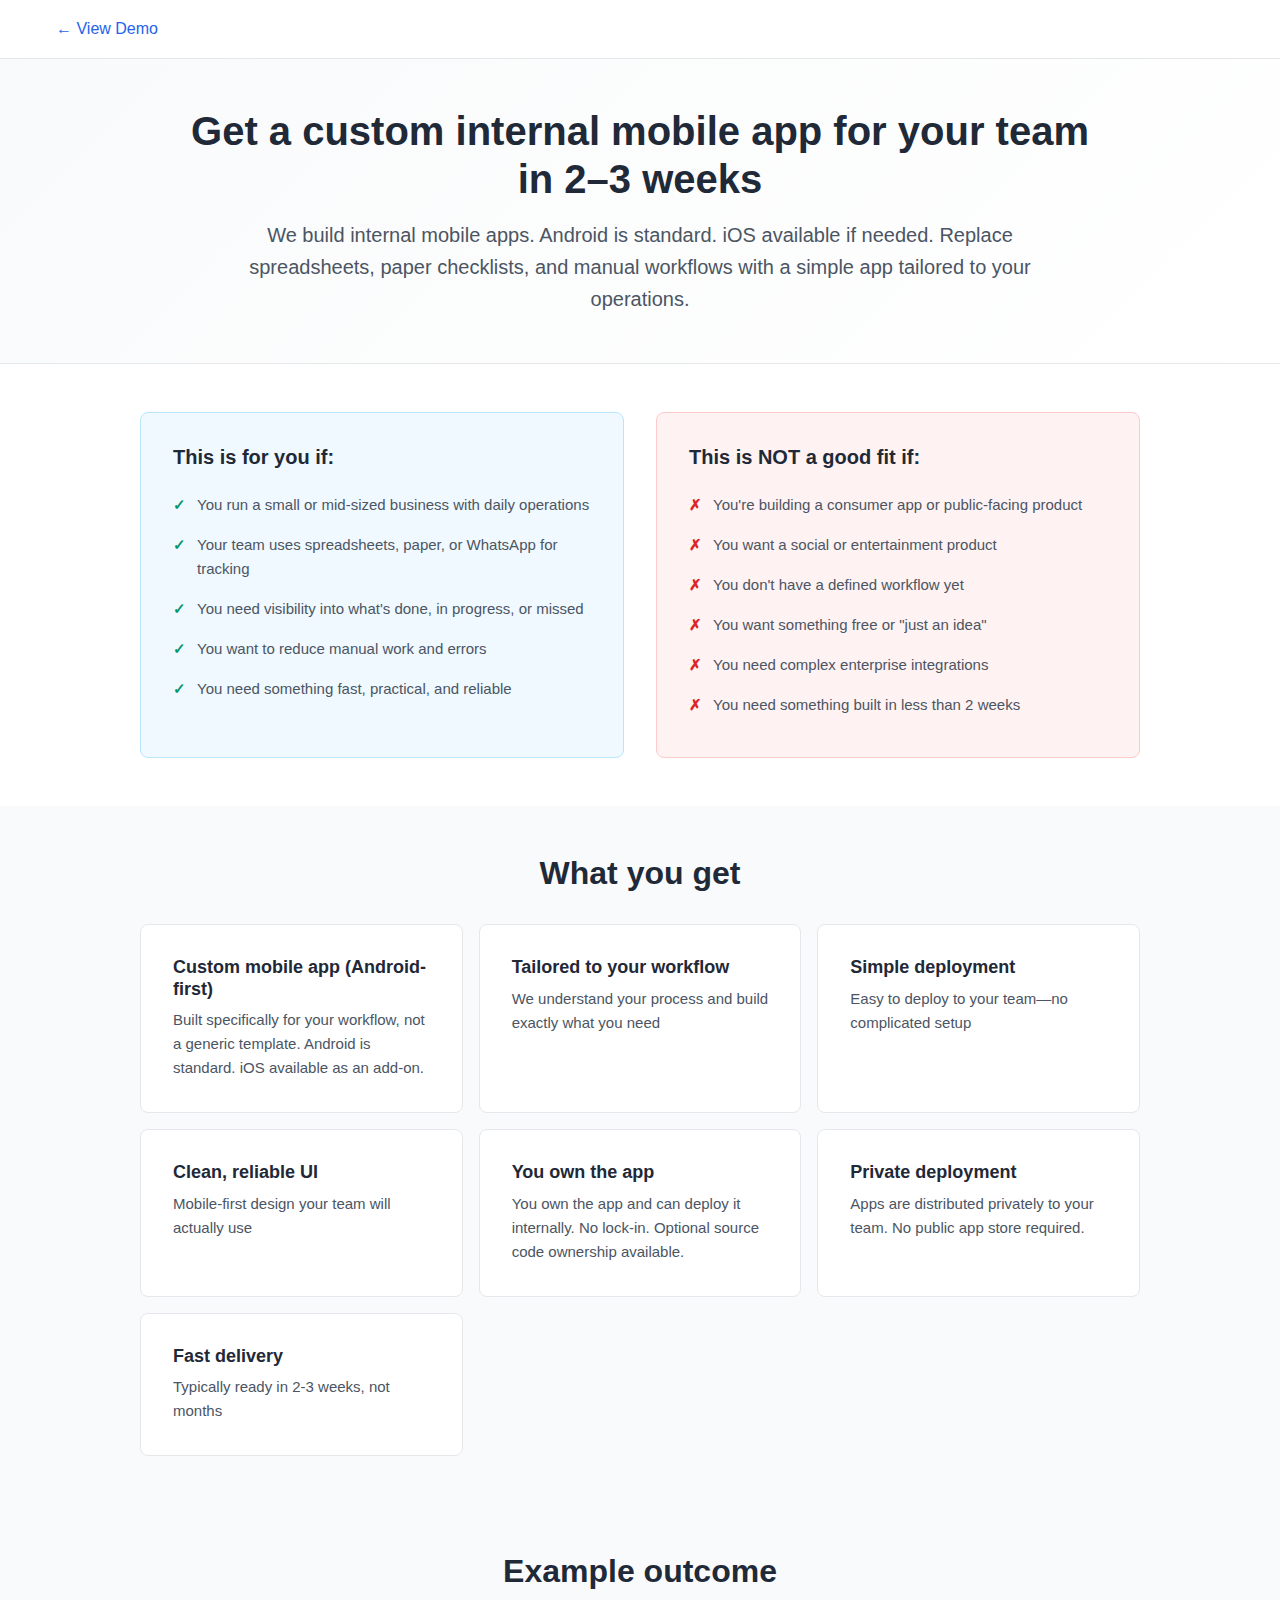
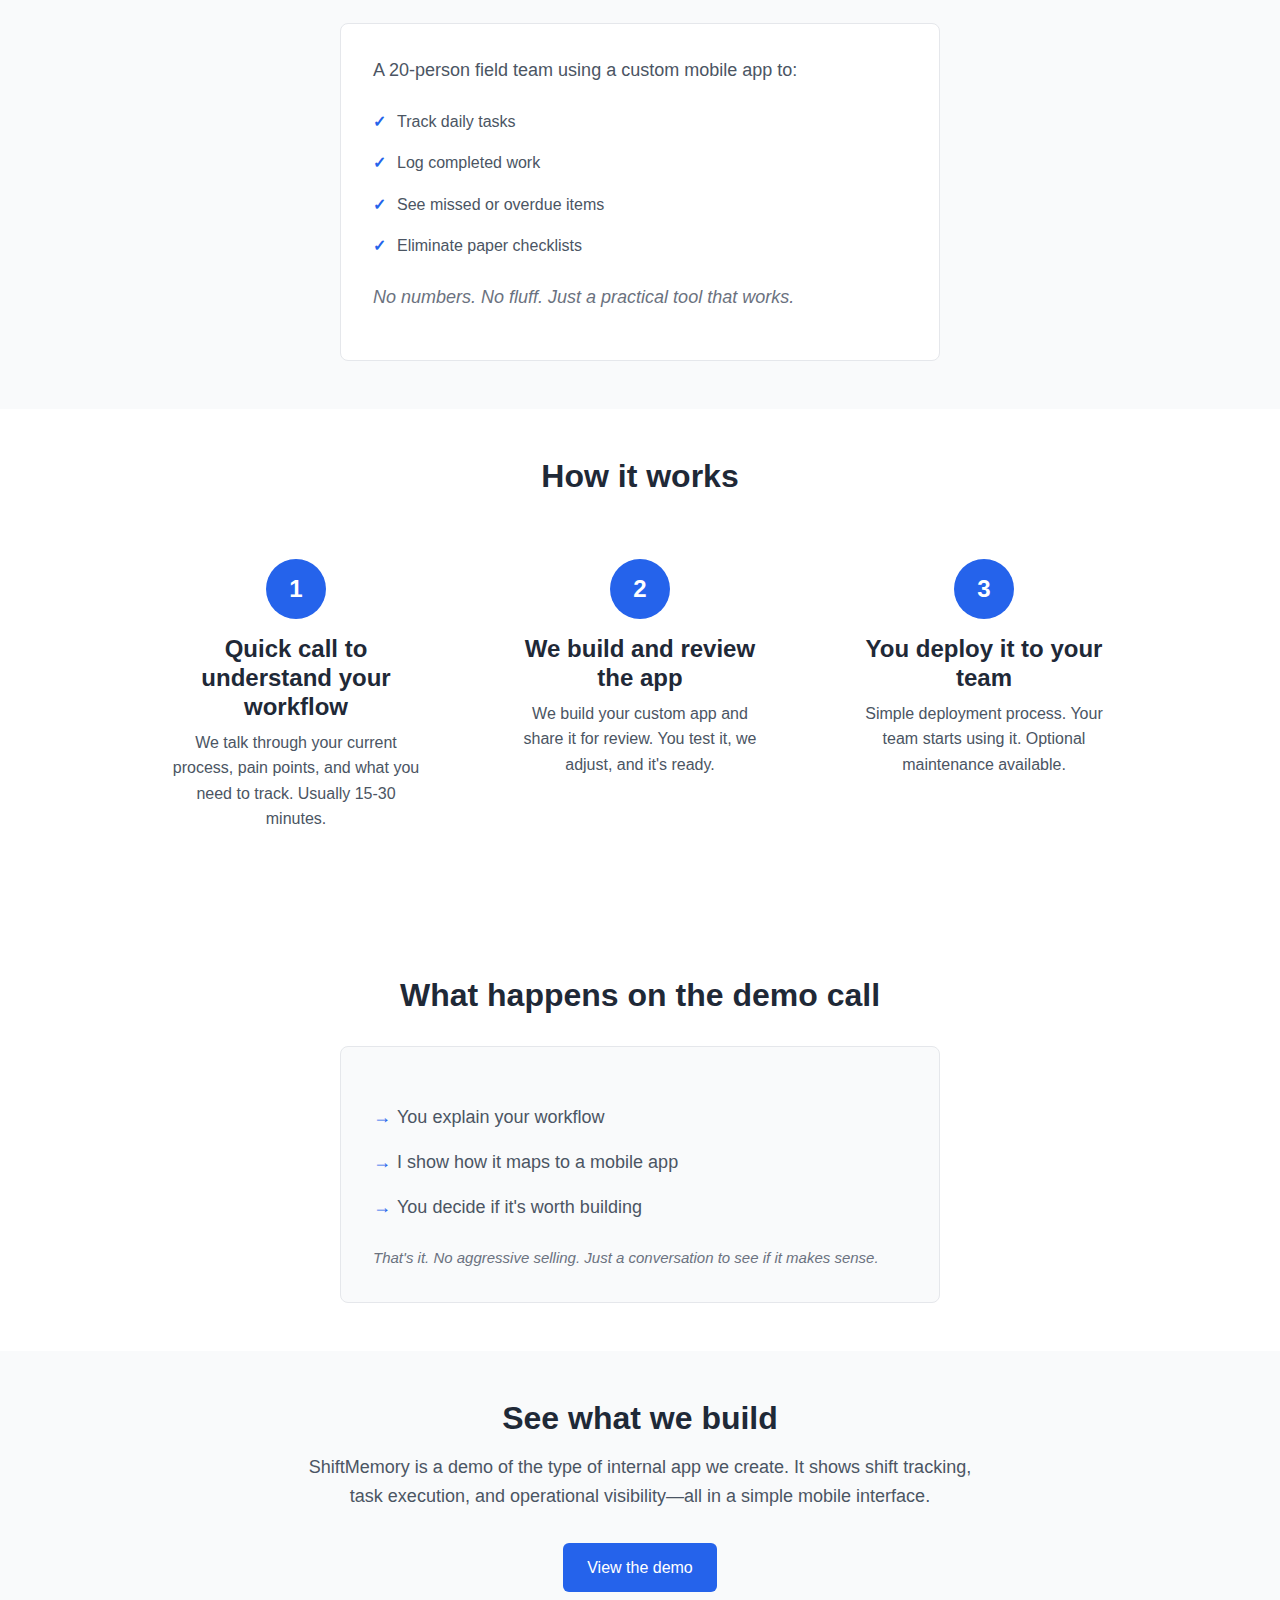
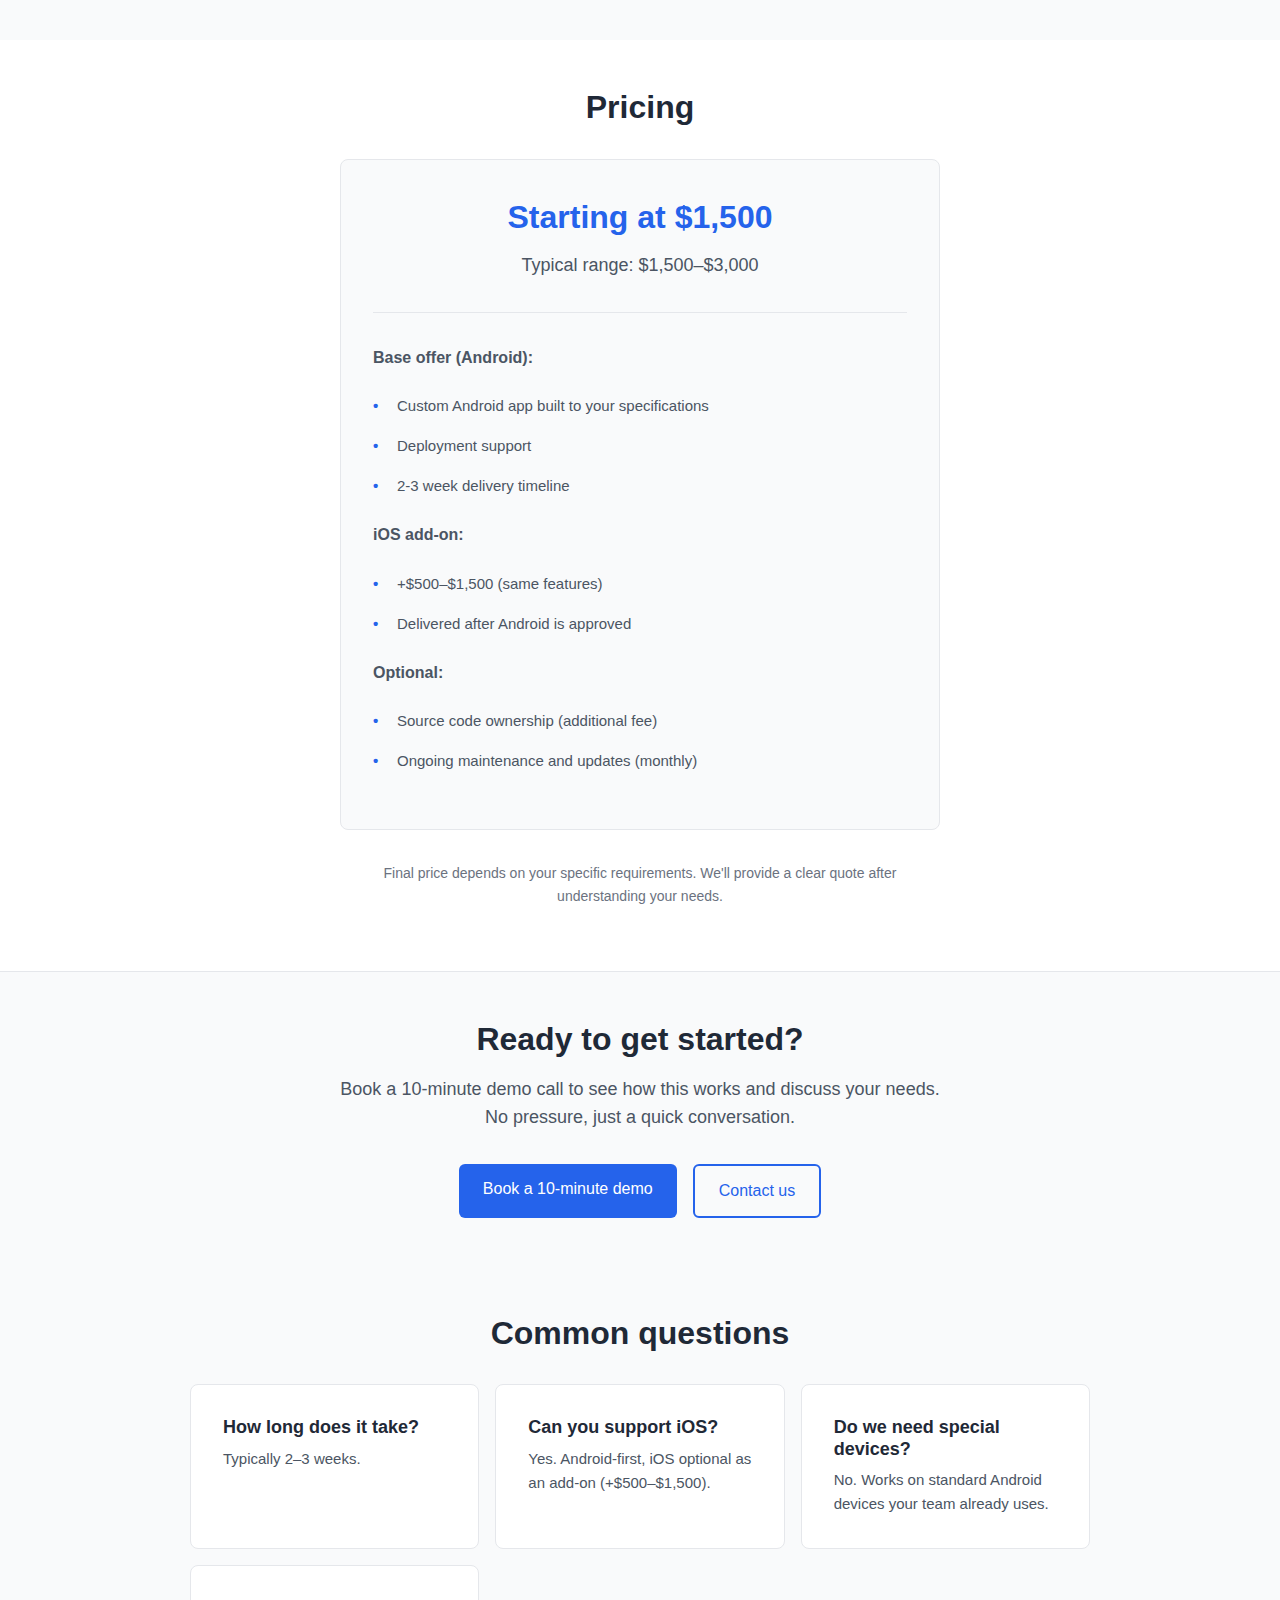
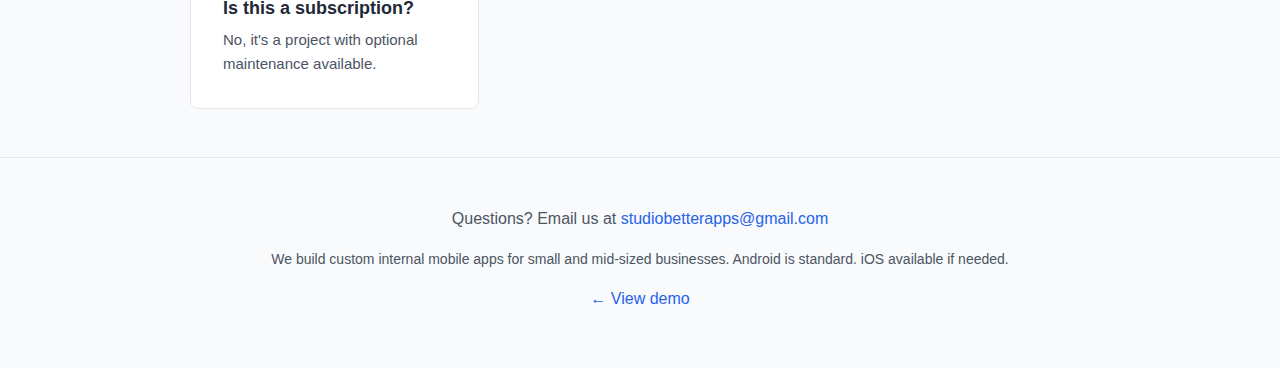
<file: offer.html>
<!DOCTYPE html>
<html lang="en">
<head>
    <meta charset="UTF-8">
    <meta name="viewport" content="width=device-width, initial-scale=1.0">
    <title>Custom Internal Mobile App - Android First, Built in 2-3 Weeks</title>
    <meta name="description" content="Get a custom internal mobile app for your team. Android is standard. iOS available if needed. Replace spreadsheets and paper workflows. Starting at $1,500.">
    <link rel="stylesheet" href="styles.css">
</head>
<body>
    <!-- Header Navigation -->
    <nav class="offer-nav">
        <div class="container">
            <a href="index.html" class="nav-link">← View Demo</a>
        </div>
    </nav>

    <!-- Headline Section -->
    <section class="offer-hero">
        <div class="container">
            <h1 class="offer-headline">Get a custom internal mobile app for your team in 2–3 weeks</h1>
            <p class="offer-subheadline">We build internal mobile apps. Android is standard. iOS available if needed. Replace spreadsheets, paper checklists, and manual workflows with a simple app tailored to your operations.</p>
        </div>
    </section>

    <!-- Who This Is For / Not For -->
    <section class="who-section">
        <div class="container">
            <div class="who-grid">
                <div class="who-item who-for">
                    <h2>This is for you if:</h2>
                    <ul>
                        <li>You run a small or mid-sized business with daily operations</li>
                        <li>Your team uses spreadsheets, paper, or WhatsApp for tracking</li>
                        <li>You need visibility into what's done, in progress, or missed</li>
                        <li>You want to reduce manual work and errors</li>
                        <li>You need something fast, practical, and reliable</li>
                    </ul>
                </div>
                <div class="who-item who-not">
                    <h2>This is NOT a good fit if:</h2>
                    <ul>
                        <li>You're building a consumer app or public-facing product</li>
                        <li>You want a social or entertainment product</li>
                        <li>You don't have a defined workflow yet</li>
                        <li>You want something free or "just an idea"</li>
                        <li>You need complex enterprise integrations</li>
                        <li>You need something built in less than 2 weeks</li>
                    </ul>
                </div>
            </div>
        </div>
    </section>

    <!-- What You Get -->
    <section class="what-you-get">
        <div class="container">
            <h2>What you get</h2>
            <div class="benefits-grid">
                <div class="benefit-item">
                    <h3>Custom mobile app (Android-first)</h3>
                    <p>Built specifically for your workflow, not a generic template. Android is standard. iOS available as an add-on.</p>
                </div>
                <div class="benefit-item">
                    <h3>Tailored to your workflow</h3>
                    <p>We understand your process and build exactly what you need</p>
                </div>
                <div class="benefit-item">
                    <h3>Simple deployment</h3>
                    <p>Easy to deploy to your team—no complicated setup</p>
                </div>
                <div class="benefit-item">
                    <h3>Clean, reliable UI</h3>
                    <p>Mobile-first design your team will actually use</p>
                </div>
                <div class="benefit-item">
                    <h3>You own the app</h3>
                    <p>You own the app and can deploy it internally. No lock-in. Optional source code ownership available.</p>
                </div>
                <div class="benefit-item">
                    <h3>Private deployment</h3>
                    <p>Apps are distributed privately to your team. No public app store required.</p>
                </div>
                <div class="benefit-item">
                    <h3>Fast delivery</h3>
                    <p>Typically ready in 2-3 weeks, not months</p>
                </div>
            </div>
        </div>
    </section>

    <!-- Outcome Example -->
    <section class="outcome-section">
        <div class="container">
            <h2>Example outcome</h2>
            <div class="outcome-box">
                <p>A 20-person field team using a custom mobile app to:</p>
                <ul>
                    <li>Track daily tasks</li>
                    <li>Log completed work</li>
                    <li>See missed or overdue items</li>
                    <li>Eliminate paper checklists</li>
                </ul>
                <p class="outcome-note">No numbers. No fluff. Just a practical tool that works.</p>
            </div>
        </div>
    </section>

    <!-- How It Works -->
    <section class="offer-how-it-works">
        <div class="container">
            <h2>How it works</h2>
            <div class="offer-steps">
                <div class="offer-step">
                    <div class="step-number">1</div>
                    <h3>Quick call to understand your workflow</h3>
                    <p>We talk through your current process, pain points, and what you need to track. Usually 15-30 minutes.</p>
                </div>
                <div class="offer-step">
                    <div class="step-number">2</div>
                    <h3>We build and review the app</h3>
                    <p>We build your custom app and share it for review. You test it, we adjust, and it's ready.</p>
                </div>
                <div class="offer-step">
                    <div class="step-number">3</div>
                    <h3>You deploy it to your team</h3>
                    <p>Simple deployment process. Your team starts using it. Optional maintenance available.</p>
                </div>
            </div>
        </div>
    </section>

    <!-- What Happens on Call -->
    <section class="call-section">
        <div class="container">
            <h2>What happens on the demo call</h2>
            <div class="call-box">
                <ul>
                    <li>You explain your workflow</li>
                    <li>I show how it maps to a mobile app</li>
                    <li>You decide if it's worth building</li>
                </ul>
                <p class="call-note">That's it. No aggressive selling. Just a conversation to see if it makes sense.</p>
            </div>
        </div>
    </section>

    <!-- Proof Section -->
    <section class="proof-section">
        <div class="container">
            <h2>See what we build</h2>
            <p class="proof-intro">ShiftMemory is a demo of the type of internal app we create. It shows shift tracking, task execution, and operational visibility—all in a simple mobile interface.</p>
            <div class="proof-cta">
                <a href="index.html" class="btn btn-primary">View the demo</a>
            </div>
        </div>
    </section>

    <!-- Pricing -->
    <section class="pricing-section">
        <div class="container">
            <h2>Pricing</h2>
            <div class="pricing-box">
                <div class="pricing-main">
                    <div class="pricing-amount">Starting at $1,500</div>
                    <div class="pricing-range">Typical range: $1,500–$3,000</div>
                </div>
                <div class="pricing-details">
                    <p><strong>Base offer (Android):</strong></p>
                    <ul>
                        <li>Custom Android app built to your specifications</li>
                        <li>Deployment support</li>
                        <li>2-3 week delivery timeline</li>
                    </ul>
                    <p style="margin-top: 1rem;"><strong>iOS add-on:</strong></p>
                    <ul>
                        <li>+$500–$1,500 (same features)</li>
                        <li>Delivered after Android is approved</li>
                    </ul>
                    <p style="margin-top: 1rem;"><strong>Optional:</strong></p>
                    <ul>
                        <li>Source code ownership (additional fee)</li>
                        <li>Ongoing maintenance and updates (monthly)</li>
                    </ul>
                </div>
            </div>
            <p class="pricing-note">Final price depends on your specific requirements. We'll provide a clear quote after understanding your needs.</p>
        </div>
    </section>

    <!-- CTA Section -->
    <section class="offer-cta">
        <div class="container">
            <h2>Ready to get started?</h2>
            <p>Book a 10-minute demo call to see how this works and discuss your needs. No pressure, just a quick conversation.</p>
            <div class="cta-buttons">
                <a href="mailto:studiobetterapps@gmail.com?subject=Book a 10-minute demo" class="btn btn-primary">Book a 10-minute demo</a>
                <a href="mailto:studiobetterapps@gmail.com?subject=Inquiry about internal mobile app" class="btn btn-secondary">Contact us</a>
            </div>
        </div>
    </section>

    <!-- FAQ Section -->
    <section class="faq-section">
        <div class="container">
            <h2>Common questions</h2>
            <div class="faq-grid">
                <div class="faq-item">
                    <h3>How long does it take?</h3>
                    <p>Typically 2–3 weeks.</p>
                </div>
                <div class="faq-item">
                    <h3>Can you support iOS?</h3>
                    <p>Yes. Android-first, iOS optional as an add-on (+$500–$1,500).</p>
                </div>
                <div class="faq-item">
                    <h3>Do we need special devices?</h3>
                    <p>No. Works on standard Android devices your team already uses.</p>
                </div>
                <div class="faq-item">
                    <h3>Is this a subscription?</h3>
                    <p>No, it's a project with optional maintenance available.</p>
                </div>
            </div>
        </div>
    </section>

    <!-- Footer -->
    <footer id="contact" class="footer">
        <div class="container">
            <p>Questions? Email us at <a href="mailto:studiobetterapps@gmail.com">studiobetterapps@gmail.com</a></p>
            <p class="footer-note">We build custom internal mobile apps for small and mid-sized businesses. Android is standard. iOS available if needed.</p>
            <p class="footer-link"><a href="index.html">← View demo</a></p>
        </div>
    </footer>

    <script src="script.js"></script>
</body>
</html>
</file>
<file: styles.css>
/* Reset and Base Styles */
* {
    margin: 0;
    padding: 0;
    box-sizing: border-box;
}

:root {
    --primary-color: #2563eb;
    --primary-hover: #1d4ed8;
    --text-primary: #1f2937;
    --text-secondary: #4b5563;
    --text-light: #6b7280;
    --bg-light: #f9fafb;
    --bg-white: #ffffff;
    --border-color: #e5e7eb;
    --spacing-xs: 0.5rem;
    --spacing-sm: 1rem;
    --spacing-md: 2rem;
    --spacing-lg: 3rem;
    --spacing-xl: 4rem;
    --max-width: 1200px;
}

body {
    font-family: -apple-system, BlinkMacSystemFont, 'Segoe UI', Roboto, 'Helvetica Neue', Arial, sans-serif;
    line-height: 1.6;
    color: var(--text-primary);
    font-size: 16px;
    -webkit-font-smoothing: antialiased;
    -moz-osx-font-smoothing: grayscale;
}

.container {
    max-width: var(--max-width);
    margin: 0 auto;
    padding: 0 var(--spacing-sm);
}

/* Typography */
h1, h2, h3 {
    font-weight: 600;
    line-height: 1.2;
    color: var(--text-primary);
}

h1 {
    font-size: clamp(1.75rem, 5vw, 2.5rem);
}

h2 {
    font-size: clamp(1.5rem, 4vw, 2rem);
    margin-bottom: var(--spacing-md);
}

h3 {
    font-size: clamp(1.125rem, 3vw, 1.5rem);
    margin-bottom: var(--spacing-xs);
}

p {
    color: var(--text-secondary);
    margin-bottom: var(--spacing-sm);
}

/* Buttons */
.btn {
    display: inline-block;
    padding: 0.75rem 1.5rem;
    text-decoration: none;
    border-radius: 0.375rem;
    font-weight: 500;
    transition: all 0.2s ease;
    text-align: center;
    border: none;
    cursor: pointer;
    font-size: 1rem;
}

.btn-primary {
    background-color: var(--primary-color);
    color: white;
}

.btn-primary:hover {
    background-color: var(--primary-hover);
    transform: translateY(-1px);
    box-shadow: 0 4px 6px rgba(0, 0, 0, 0.1);
}

.btn-secondary {
    background-color: transparent;
    color: var(--primary-color);
    border: 2px solid var(--primary-color);
}

.btn-secondary:hover {
    background-color: var(--primary-color);
    color: white;
}

/* Hero Section */
.hero {
    background: linear-gradient(135deg, #f9fafb 0%, #ffffff 100%);
    padding: var(--spacing-xl) var(--spacing-sm);
    text-align: center;
    border-bottom: 1px solid var(--border-color);
}

.hero-headline {
    margin-bottom: var(--spacing-sm);
    max-width: 800px;
    margin-left: auto;
    margin-right: auto;
}

.hero-subheadline {
    font-size: clamp(1rem, 2.5vw, 1.125rem);
    max-width: 700px;
    margin: 0 auto var(--spacing-md);
    color: var(--text-secondary);
}

.hero-cta {
    display: flex;
    gap: var(--spacing-sm);
    justify-content: center;
    flex-wrap: wrap;
    margin-top: var(--spacing-md);
}

.hero .btn {
    margin-top: 0;
}

/* Problem Section */
.problem {
    padding: var(--spacing-lg) var(--spacing-sm);
    background-color: var(--bg-white);
}

.problem h2 {
    text-align: center;
    margin-bottom: var(--spacing-md);
}

.problem-grid {
    display: grid;
    grid-template-columns: repeat(auto-fit, minmax(240px, 1fr));
    gap: var(--spacing-sm);
    max-width: 900px;
    margin: 0 auto;
}

.problem-item {
    padding: var(--spacing-sm) var(--spacing-md);
    background-color: var(--bg-light);
    border-radius: 0.5rem;
    border: 1px solid var(--border-color);
    transition: transform 0.2s ease, box-shadow 0.2s ease;
}

.problem-item:hover {
    transform: translateY(-2px);
    box-shadow: 0 2px 8px rgba(0, 0, 0, 0.08);
}

.problem-item h3 {
    color: var(--text-primary);
    margin-bottom: var(--spacing-xs);
}

.problem-item p {
    font-size: 0.9375rem;
    margin: 0;
}

/* Demo Section */
.demo {
    padding: var(--spacing-lg) var(--spacing-sm);
    background-color: var(--bg-light);
}

.demo h2 {
    text-align: center;
    margin-bottom: var(--spacing-sm);
}

.section-intro {
    text-align: center;
    max-width: 700px;
    margin: 0 auto var(--spacing-md);
    font-size: 1.125rem;
}

.demo-grid {
    display: grid;
    grid-template-columns: repeat(2, 1fr);
    gap: var(--spacing-md);
    max-width: 1000px;
    margin: 0 auto var(--spacing-md);
}

.demo-item {
    background-color: var(--bg-white);
    border-radius: 0.5rem;
    padding: var(--spacing-sm);
    border: 1px solid var(--border-color);
    box-shadow: 0 1px 3px rgba(0, 0, 0, 0.05);
    display: flex;
    flex-direction: column;
    transition: transform 0.2s ease, box-shadow 0.2s ease;
}

.demo-item:hover {
    transform: translateY(-2px);
    box-shadow: 0 4px 12px rgba(0, 0, 0, 0.1);
}

.screenshot-container {
    margin-bottom: var(--spacing-xs);
    border-radius: 0.375rem;
    overflow: hidden;
    border: 1px solid var(--border-color);
    background-color: #f3f4f6;
    cursor: pointer;
    transition: transform 0.2s ease;
    flex-shrink: 0;
}

.screenshot-container:hover {
    transform: scale(1.02);
}

.screenshot {
    width: 100%;
    height: auto;
    display: block;
    object-fit: contain;
}

.demo-item h3 {
    margin-top: var(--spacing-xs);
    margin-bottom: 0.25rem;
    font-size: 1.125rem;
}

.demo-item p {
    font-size: 0.875rem;
    margin: 0;
    color: var(--text-secondary);
}

.demo-note {
    text-align: center;
    font-style: italic;
    color: var(--text-light);
    margin-top: var(--spacing-md);
}

.demo-cta {
    text-align: center;
    margin-top: var(--spacing-md);
}

/* How It Works */
.how-it-works {
    padding: var(--spacing-lg) var(--spacing-sm);
    background-color: var(--bg-white);
}

.how-it-works h2 {
    text-align: center;
    margin-bottom: var(--spacing-md);
}

.steps {
    display: grid;
    grid-template-columns: repeat(auto-fit, minmax(280px, 1fr));
    gap: var(--spacing-md);
    max-width: 1000px;
    margin: 0 auto;
}

.step {
    text-align: center;
    padding: var(--spacing-md);
}

.step-number {
    width: 60px;
    height: 60px;
    background-color: var(--primary-color);
    color: white;
    border-radius: 50%;
    display: flex;
    align-items: center;
    justify-content: center;
    font-size: 1.5rem;
    font-weight: 600;
    margin: 0 auto var(--spacing-sm);
}

.step h3 {
    margin-bottom: var(--spacing-xs);
}

.step p {
    font-size: 0.9375rem;
    margin: 0;
}

/* Use Cases */
.use-cases {
    padding: var(--spacing-lg) var(--spacing-sm);
    background-color: var(--bg-light);
}

.use-cases h2 {
    text-align: center;
    margin-bottom: var(--spacing-md);
}

.use-cases-grid {
    display: grid;
    grid-template-columns: repeat(auto-fit, minmax(240px, 1fr));
    gap: var(--spacing-sm);
    max-width: 900px;
    margin: 0 auto;
}

.use-case-item {
    padding: var(--spacing-md);
    background-color: var(--bg-white);
    border-radius: 0.5rem;
    border: 1px solid var(--border-color);
    transition: transform 0.2s ease, box-shadow 0.2s ease;
}

.use-case-item:hover {
    transform: translateY(-2px);
    box-shadow: 0 2px 8px rgba(0, 0, 0, 0.08);
}

.use-case-item h3 {
    margin-bottom: var(--spacing-xs);
}

.use-case-item p {
    font-size: 0.9375rem;
    margin: 0;
}

/* CTA Section */
.cta {
    padding: var(--spacing-lg) var(--spacing-sm);
    background-color: var(--bg-white);
    text-align: center;
    border-top: 1px solid var(--border-color);
    border-bottom: 1px solid var(--border-color);
}

.cta h2 {
    margin-bottom: var(--spacing-sm);
}

.cta > .container > p {
    max-width: 600px;
    margin: 0 auto var(--spacing-md);
    font-size: 1.125rem;
}

.cta-buttons {
    display: flex;
    gap: var(--spacing-sm);
    justify-content: center;
    flex-wrap: wrap;
}

/* Footer */
.footer {
    padding: var(--spacing-lg) var(--spacing-sm);
    background-color: var(--bg-light);
    text-align: center;
    border-top: 1px solid var(--border-color);
}

.footer p {
    margin-bottom: var(--spacing-xs);
    color: var(--text-secondary);
}

.footer a {
    color: var(--primary-color);
    text-decoration: none;
}

.footer a:hover {
    text-decoration: underline;
}

.footer-note {
    font-size: 0.875rem;
    color: var(--text-light);
    margin-top: var(--spacing-sm);
}

.footer-link {
    margin-top: var(--spacing-sm);
}

.footer-link a {
    color: var(--primary-color);
    text-decoration: none;
    font-weight: 500;
}

.footer-link a:hover {
    text-decoration: underline;
}

/* Image Modal */
.modal {
    display: none;
    position: fixed;
    z-index: 1000;
    left: 0;
    top: 0;
    width: 100%;
    height: 100%;
    background-color: rgba(0, 0, 0, 0.9);
    animation: fadeIn 0.3s;
}

.modal-content {
    margin: auto;
    display: block;
    width: 90%;
    max-width: 800px;
    max-height: 90vh;
    object-fit: contain;
    margin-top: 5vh;
    animation: zoomIn 0.3s;
}

.modal-close {
    position: absolute;
    top: 20px;
    right: 35px;
    color: #f1f1f1;
    font-size: 40px;
    font-weight: bold;
    cursor: pointer;
    transition: color 0.2s;
}

.modal-close:hover {
    color: #fff;
}

@keyframes fadeIn {
    from { opacity: 0; }
    to { opacity: 1; }
}

@keyframes zoomIn {
    from { transform: scale(0.8); opacity: 0; }
    to { transform: scale(1); opacity: 1; }
}

/* Navigation */
.demo-nav,
.offer-nav {
    padding: var(--spacing-sm);
    background-color: var(--bg-white);
    border-bottom: 1px solid var(--border-color);
}

.nav-link {
    color: var(--primary-color);
    text-decoration: none;
    font-weight: 500;
    transition: color 0.2s;
    display: inline-block;
}

.nav-link:hover {
    color: var(--primary-hover);
    text-decoration: underline;
}

.offer-hero {
    padding: var(--spacing-lg) var(--spacing-sm);
    background: linear-gradient(135deg, #f9fafb 0%, #ffffff 100%);
    text-align: center;
    border-bottom: 1px solid var(--border-color);
}

.offer-headline {
    font-size: clamp(1.75rem, 5vw, 2.5rem);
    margin-bottom: var(--spacing-sm);
    max-width: 900px;
    margin-left: auto;
    margin-right: auto;
}

.offer-subheadline {
    font-size: clamp(1rem, 2.5vw, 1.25rem);
    max-width: 800px;
    margin: 0 auto;
    color: var(--text-secondary);
}

.who-section {
    padding: var(--spacing-lg) var(--spacing-sm);
    background-color: var(--bg-white);
}

.who-grid {
    display: grid;
    grid-template-columns: repeat(auto-fit, minmax(300px, 1fr));
    gap: var(--spacing-md);
    max-width: 1000px;
    margin: 0 auto;
}

.who-item {
    padding: var(--spacing-md);
    border-radius: 0.5rem;
    border: 1px solid var(--border-color);
}

.who-for {
    background-color: #f0f9ff;
    border-color: #bae6fd;
}

.who-not {
    background-color: #fef2f2;
    border-color: #fecaca;
}

.who-item h2 {
    font-size: 1.25rem;
    margin-bottom: var(--spacing-sm);
}

.who-item ul {
    list-style: none;
    padding: 0;
}

.who-item li {
    padding: 0.5rem 0;
    padding-left: 1.5rem;
    position: relative;
    color: var(--text-secondary);
    font-size: 0.9375rem;
}

.who-for li::before {
    content: "✓";
    position: absolute;
    left: 0;
    color: #059669;
    font-weight: bold;
}

.who-not li::before {
    content: "✗";
    position: absolute;
    left: 0;
    color: #dc2626;
    font-weight: bold;
}

.what-you-get {
    padding: var(--spacing-lg) var(--spacing-sm);
    background-color: var(--bg-light);
}

.what-you-get h2 {
    text-align: center;
    margin-bottom: var(--spacing-md);
}

.benefits-grid {
    display: grid;
    grid-template-columns: repeat(auto-fit, minmax(280px, 1fr));
    gap: var(--spacing-sm);
    max-width: 1000px;
    margin: 0 auto;
}

@media (min-width: 769px) {
    .benefits-grid {
        grid-template-columns: repeat(3, 1fr);
    }
}

.benefit-item {
    padding: var(--spacing-md);
    background-color: var(--bg-white);
    border-radius: 0.5rem;
    border: 1px solid var(--border-color);
    transition: transform 0.2s ease, box-shadow 0.2s ease;
}

.benefit-item:hover {
    transform: translateY(-2px);
    box-shadow: 0 2px 8px rgba(0, 0, 0, 0.08);
}

.benefit-item h3 {
    margin-bottom: var(--spacing-xs);
    font-size: 1.125rem;
}

.benefit-item p {
    font-size: 0.9375rem;
    margin: 0;
}

.offer-how-it-works {
    padding: var(--spacing-lg) var(--spacing-sm);
    background-color: var(--bg-white);
}

.offer-how-it-works h2 {
    text-align: center;
    margin-bottom: var(--spacing-md);
}

.offer-steps {
    display: grid;
    grid-template-columns: repeat(auto-fit, minmax(280px, 1fr));
    gap: var(--spacing-md);
    max-width: 1000px;
    margin: 0 auto;
}

.offer-step {
    text-align: center;
    padding: var(--spacing-md);
}

.proof-section {
    padding: var(--spacing-lg) var(--spacing-sm);
    background-color: var(--bg-light);
    text-align: center;
}

.proof-section h2 {
    margin-bottom: var(--spacing-sm);
}

.proof-intro {
    max-width: 700px;
    margin: 0 auto var(--spacing-md);
    font-size: 1.125rem;
}

.proof-cta {
    margin-top: var(--spacing-md);
}

.pricing-section {
    padding: var(--spacing-lg) var(--spacing-sm);
    background-color: var(--bg-white);
}

.pricing-section h2 {
    text-align: center;
    margin-bottom: var(--spacing-md);
}

.pricing-box {
    max-width: 600px;
    margin: 0 auto;
    background-color: var(--bg-light);
    border: 1px solid var(--border-color);
    border-radius: 0.5rem;
    padding: var(--spacing-md);
}

.pricing-main {
    text-align: center;
    padding-bottom: var(--spacing-md);
    border-bottom: 1px solid var(--border-color);
    margin-bottom: var(--spacing-md);
}

.pricing-amount {
    font-size: 2rem;
    font-weight: 700;
    color: var(--primary-color);
    margin-bottom: 0.5rem;
}

.pricing-range {
    font-size: 1.125rem;
    color: var(--text-secondary);
}

.pricing-details ul {
    list-style: none;
    padding: 0;
    margin: var(--spacing-sm) 0;
}

.pricing-details li {
    padding: 0.5rem 0;
    padding-left: 1.5rem;
    position: relative;
    color: var(--text-secondary);
    font-size: 0.9375rem;
}

.pricing-details li::before {
    content: "•";
    position: absolute;
    left: 0;
    color: var(--primary-color);
    font-weight: bold;
}

.pricing-note {
    text-align: center;
    font-size: 0.875rem;
    color: var(--text-light);
    margin-top: var(--spacing-md);
    max-width: 600px;
    margin-left: auto;
    margin-right: auto;
}

.offer-cta {
    padding: var(--spacing-lg) var(--spacing-sm);
    background-color: var(--bg-light);
    text-align: center;
    border-top: 1px solid var(--border-color);
}

.offer-cta h2 {
    margin-bottom: var(--spacing-sm);
}

.offer-cta > .container > p {
    max-width: 600px;
    margin: 0 auto var(--spacing-md);
    font-size: 1.125rem;
}

/* Outcome Section */
.outcome-section {
    padding: var(--spacing-lg) var(--spacing-sm);
    background-color: var(--bg-light);
}

.outcome-section h2 {
    text-align: center;
    margin-bottom: var(--spacing-md);
}

.outcome-box {
    max-width: 600px;
    margin: 0 auto;
    background-color: var(--bg-white);
    border: 1px solid var(--border-color);
    border-radius: 0.5rem;
    padding: var(--spacing-md);
}

.outcome-box > p {
    font-size: 1.125rem;
    margin-bottom: var(--spacing-sm);
    font-weight: 500;
}

.outcome-box ul {
    list-style: none;
    padding: 0;
    margin: var(--spacing-sm) 0;
}

.outcome-box li {
    padding: 0.5rem 0;
    padding-left: 1.5rem;
    position: relative;
    color: var(--text-secondary);
}

.outcome-box li::before {
    content: "✓";
    position: absolute;
    left: 0;
    color: var(--primary-color);
    font-weight: bold;
}

.outcome-note {
    margin-top: var(--spacing-sm);
    font-size: 0.875rem;
    color: var(--text-light);
    font-style: italic;
    margin-bottom: 0;
}

/* Call Section */
.call-section {
    padding: var(--spacing-lg) var(--spacing-sm);
    background-color: var(--bg-white);
}

.call-section h2 {
    text-align: center;
    margin-bottom: var(--spacing-md);
}

.call-box {
    max-width: 600px;
    margin: 0 auto;
    background-color: var(--bg-light);
    border: 1px solid var(--border-color);
    border-radius: 0.5rem;
    padding: var(--spacing-md);
}

.call-box ul {
    list-style: none;
    padding: 0;
    margin: var(--spacing-sm) 0;
}

.call-box li {
    padding: 0.5rem 0;
    padding-left: 1.5rem;
    position: relative;
    color: var(--text-secondary);
    font-size: 1.125rem;
}

.call-box li::before {
    content: "→";
    position: absolute;
    left: 0;
    color: var(--primary-color);
    font-weight: bold;
}

.call-note {
    margin-top: var(--spacing-sm);
    font-size: 0.9375rem;
    color: var(--text-light);
    font-style: italic;
    margin-bottom: 0;
}

/* FAQ Section */
.faq-section {
    padding: var(--spacing-lg) var(--spacing-sm);
    background-color: var(--bg-light);
}

.faq-section h2 {
    text-align: center;
    margin-bottom: var(--spacing-md);
}

.faq-grid {
    display: grid;
    grid-template-columns: repeat(auto-fit, minmax(280px, 1fr));
    gap: var(--spacing-sm);
    max-width: 900px;
    margin: 0 auto;
}

.faq-item {
    padding: var(--spacing-md);
    background-color: var(--bg-white);
    border-radius: 0.5rem;
    border: 1px solid var(--border-color);
    transition: transform 0.2s ease, box-shadow 0.2s ease;
}

.faq-item:hover {
    transform: translateY(-2px);
    box-shadow: 0 2px 8px rgba(0, 0, 0, 0.08);
}

.faq-item h3 {
    margin-bottom: var(--spacing-xs);
    font-size: 1.125rem;
    color: var(--text-primary);
}

.faq-item p {
    font-size: 0.9375rem;
    margin: 0;
    color: var(--text-secondary);
}

/* Smooth Scroll */
html {
    scroll-behavior: smooth;
}

/* Mobile Optimizations */
@media (max-width: 768px) {
    .container {
        padding: 0 var(--spacing-sm);
    }
    
    .hero {
        padding: var(--spacing-lg) var(--spacing-sm);
    }
    
    .problem,
    .demo,
    .how-it-works,
    .use-cases,
    .cta {
        padding: var(--spacing-lg) var(--spacing-sm);
    }
    
    .demo-grid {
        grid-template-columns: 1fr;
        gap: var(--spacing-sm);
    }
    
    .steps {
        grid-template-columns: 1fr;
    }
    
    .cta-buttons {
        flex-direction: column;
        align-items: stretch;
    }
    
    .cta-buttons .btn {
        width: 100%;
    }
    
    .modal-close {
        top: 10px;
        right: 20px;
        font-size: 30px;
    }
    
    .who-grid {
        grid-template-columns: 1fr;
    }
    
    .benefits-grid {
        grid-template-columns: 1fr;
    }
    
    .offer-steps {
        grid-template-columns: 1fr;
    }
    
    .offer-hero,
    .who-section,
    .what-you-get,
    .outcome-section,
    .offer-how-it-works,
    .call-section,
    .proof-section,
    .pricing-section,
    .offer-cta,
    .faq-section {
        padding: var(--spacing-lg) var(--spacing-sm);
    }
    
    .hero-cta {
        flex-direction: column;
        align-items: stretch;
    }
    
    .hero-cta .btn {
        width: 100%;
    }
    
    .faq-grid {
        grid-template-columns: 1fr;
    }
}

@media (max-width: 480px) {
    .problem-grid,
    .use-cases-grid {
        grid-template-columns: 1fr;
    }
}
</file>
